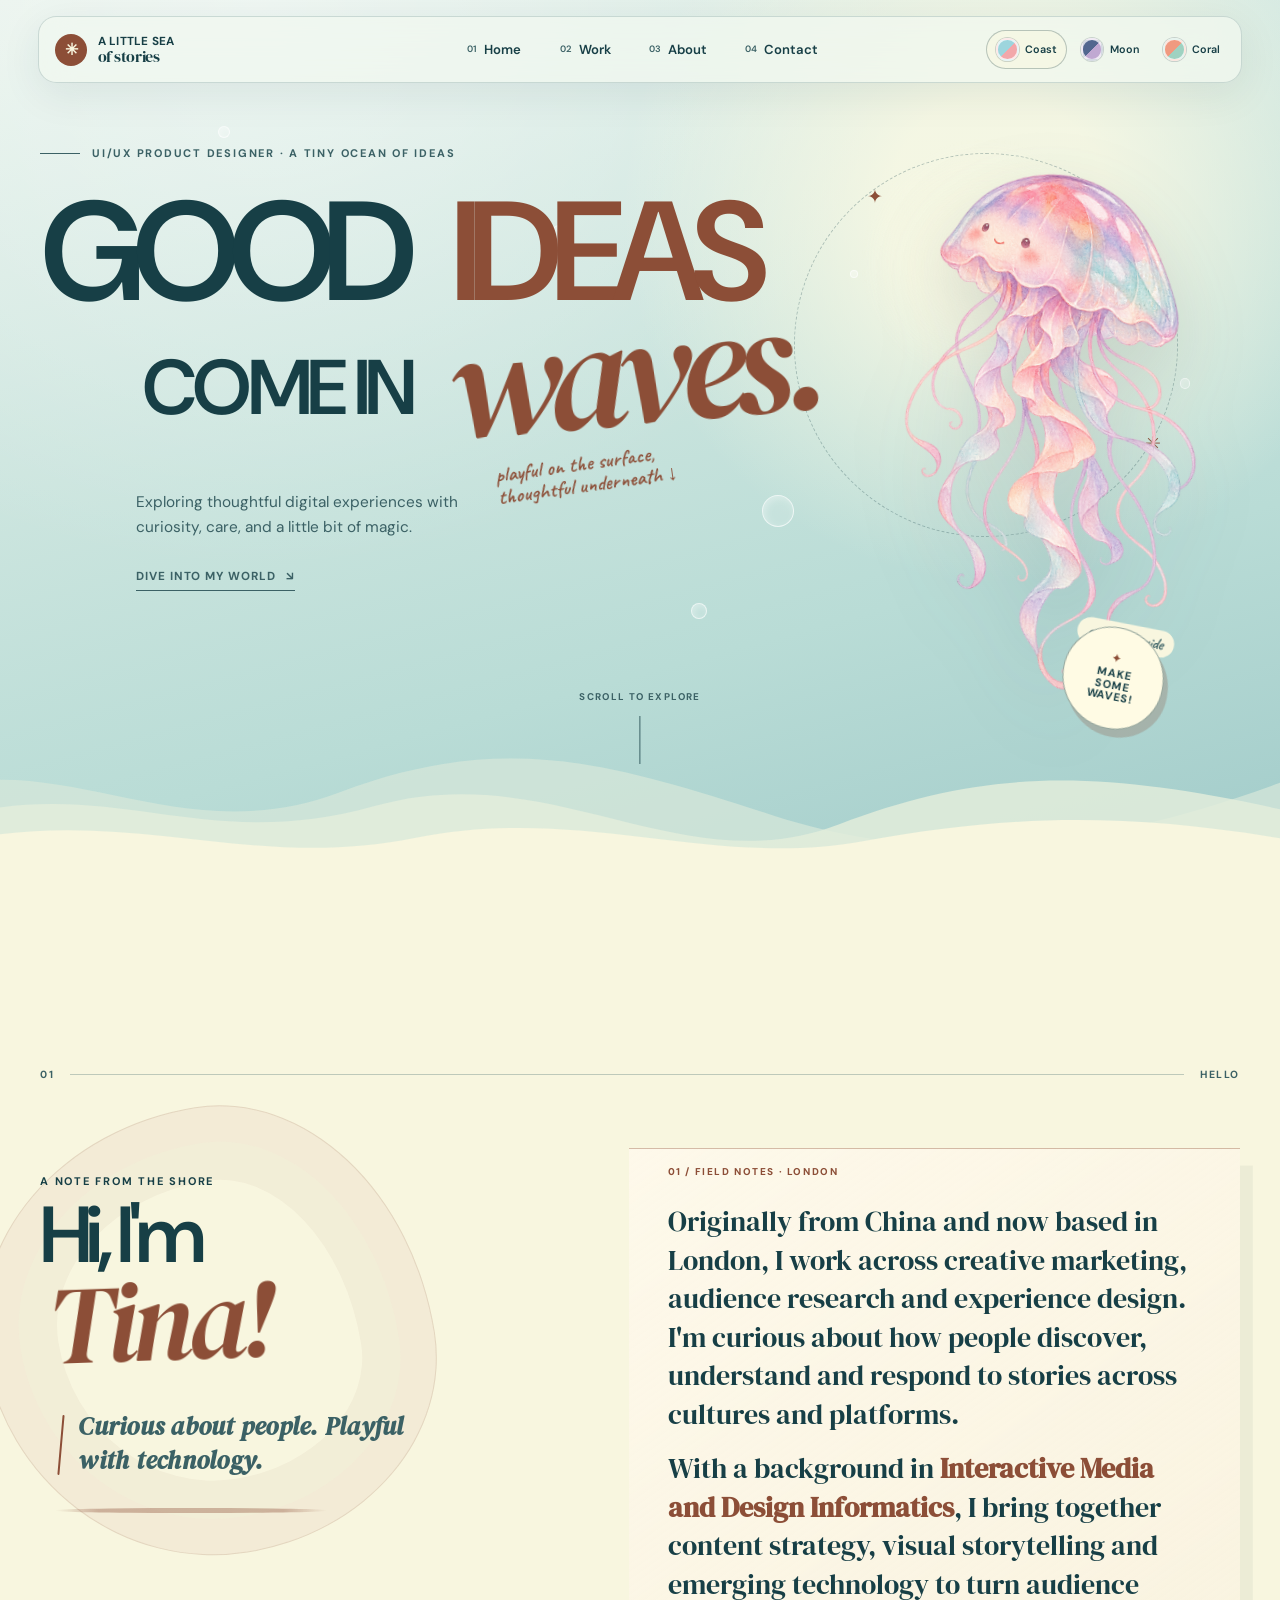
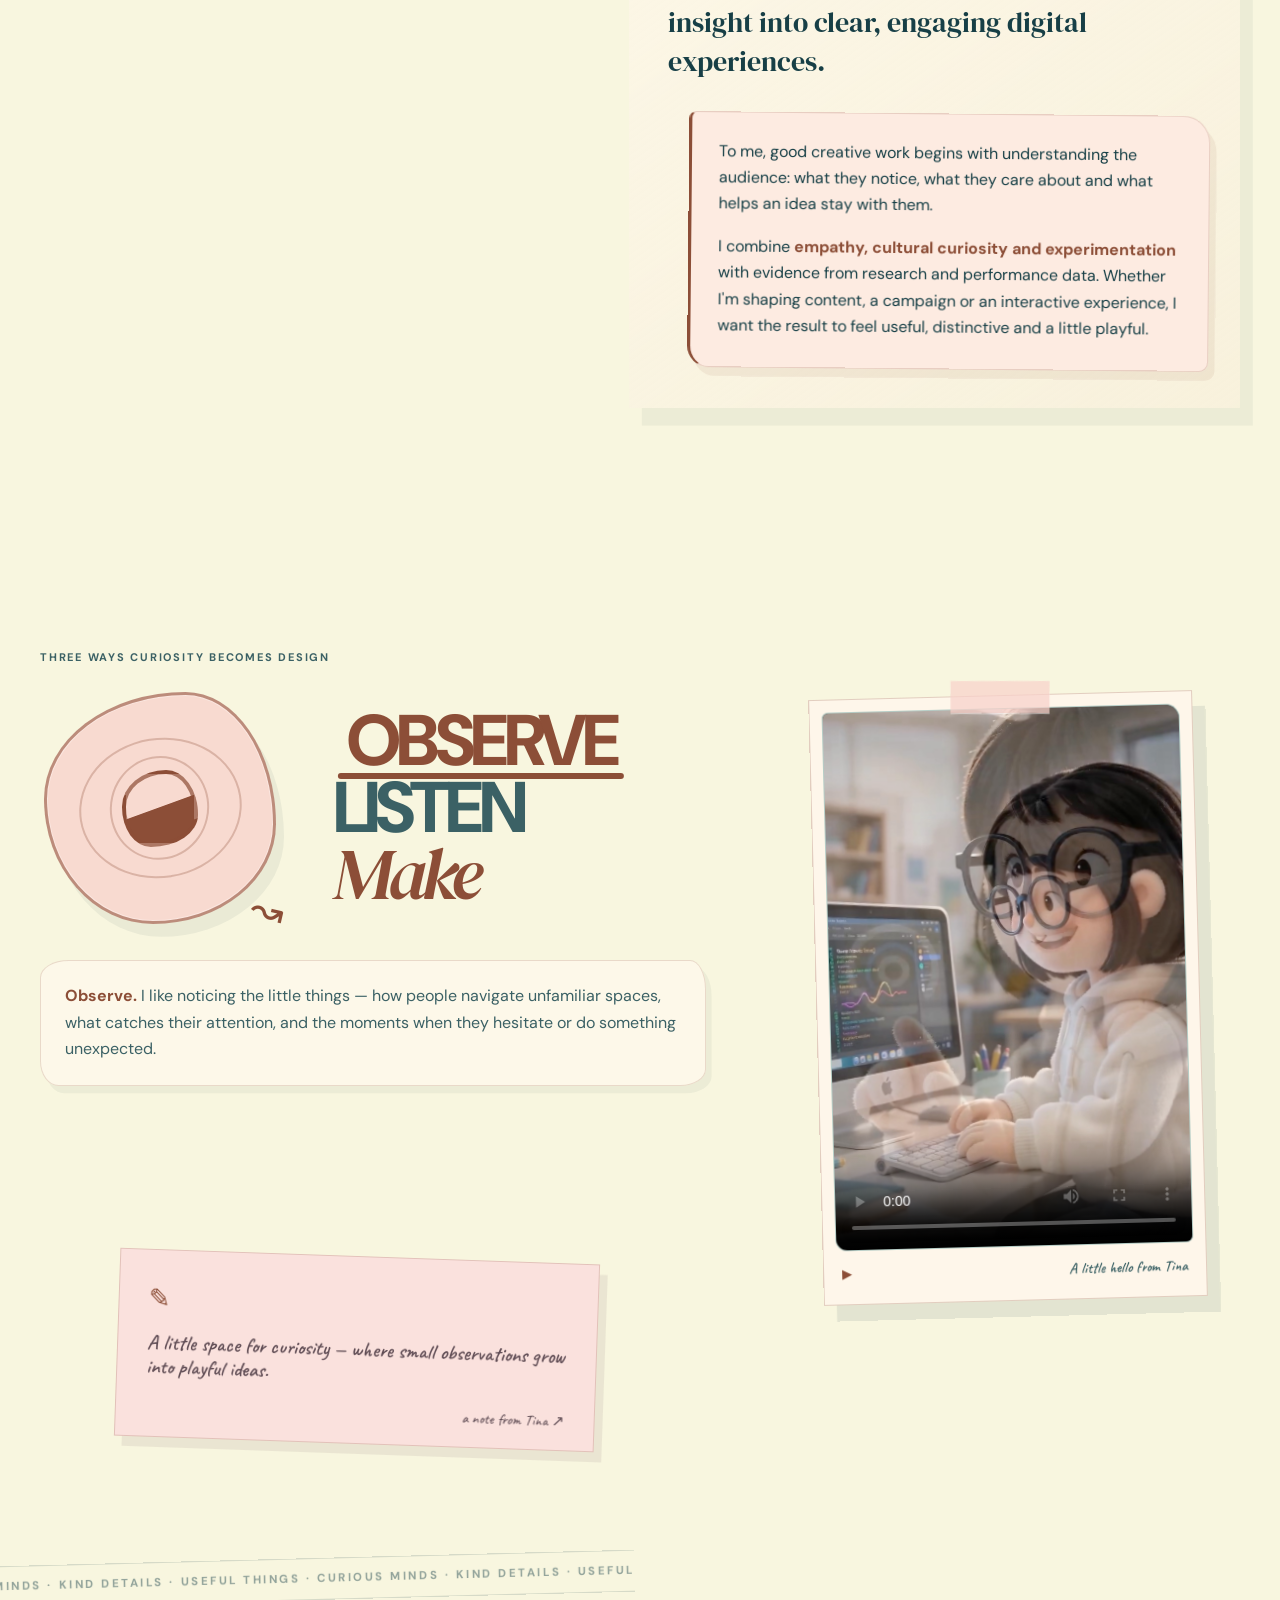
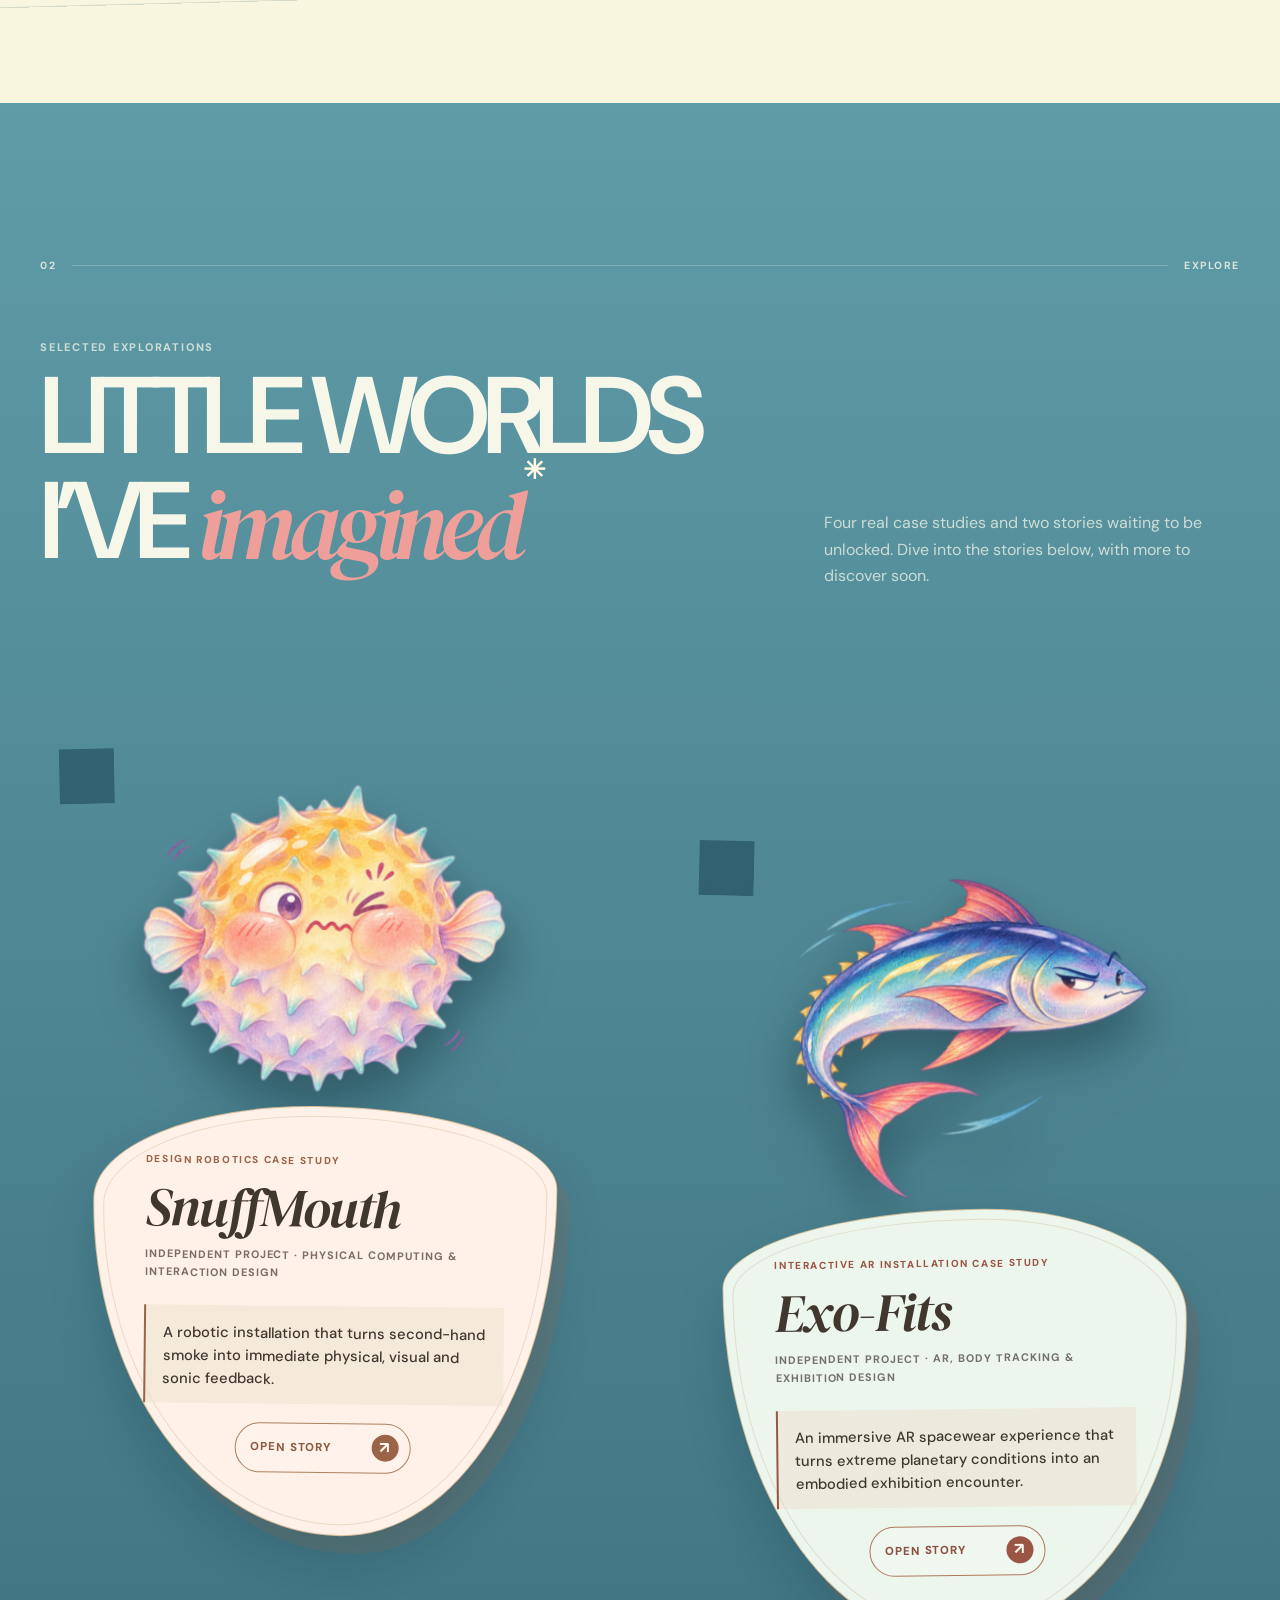
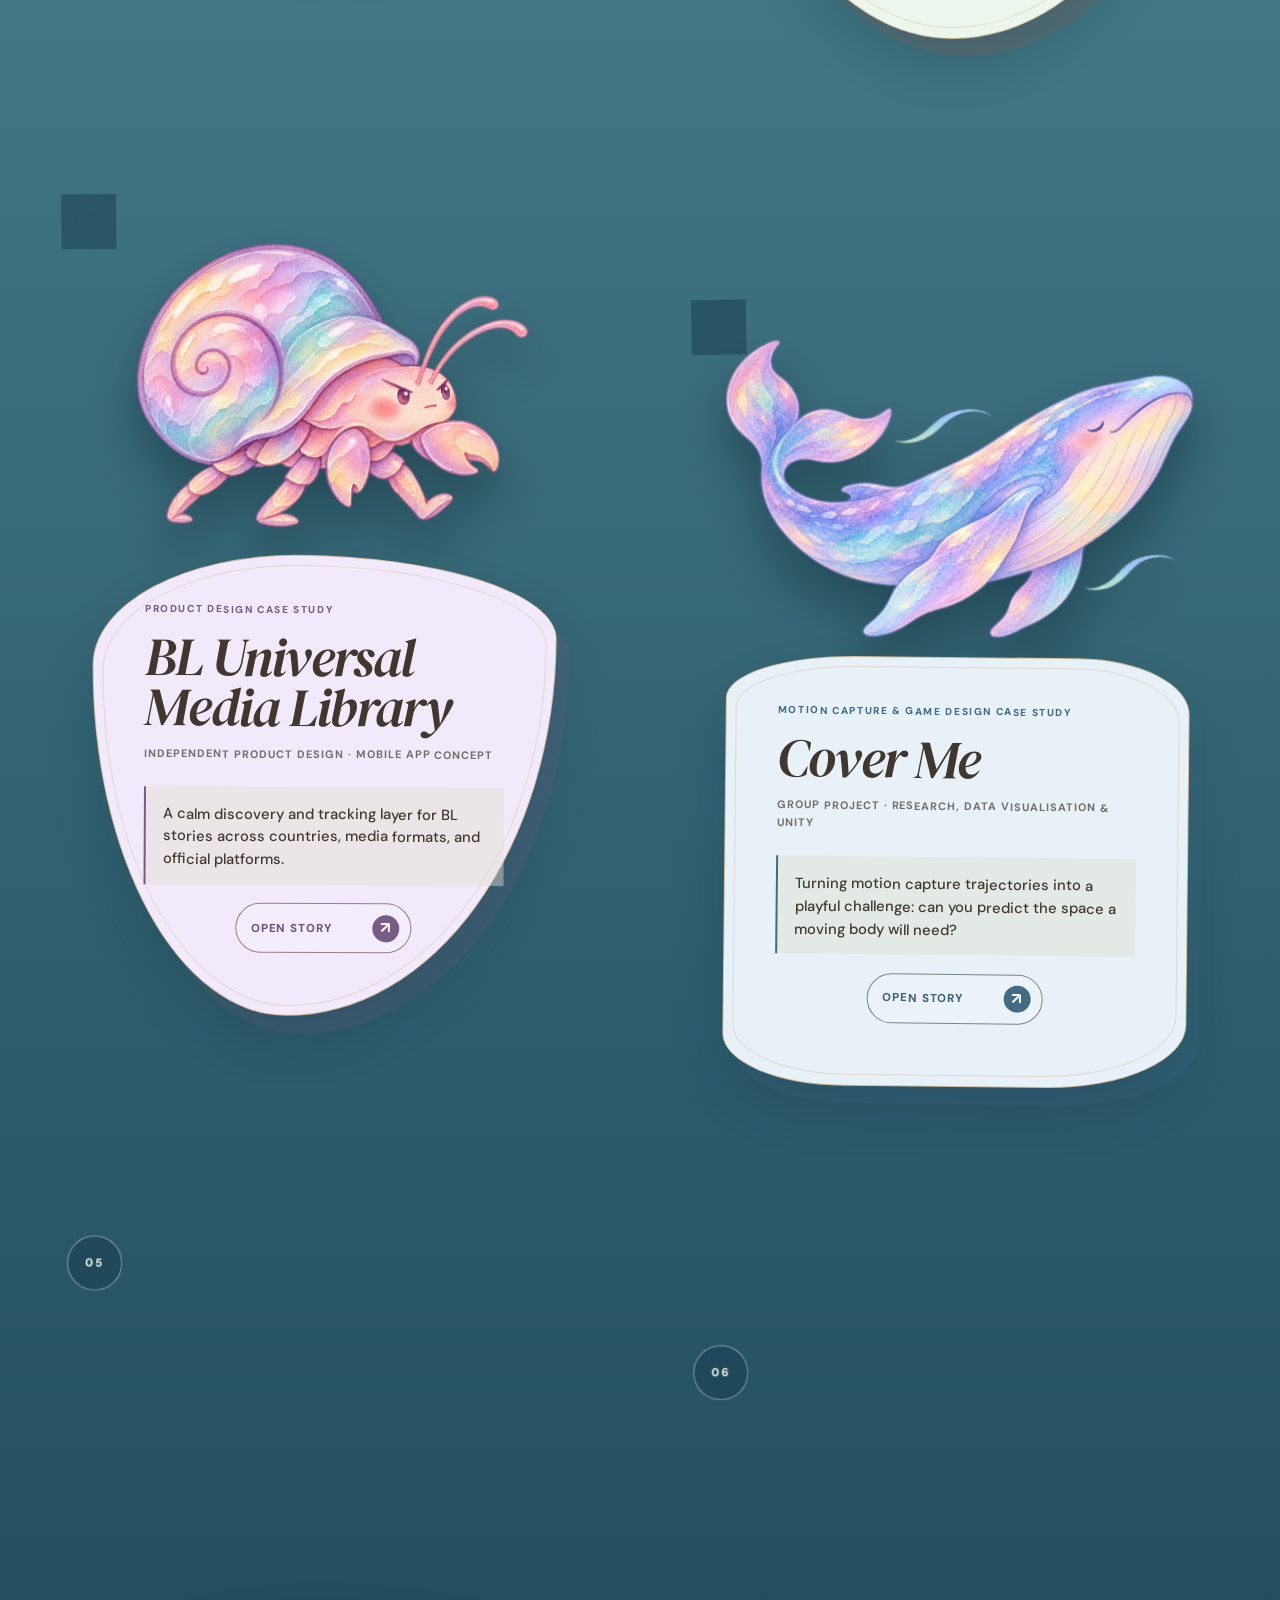
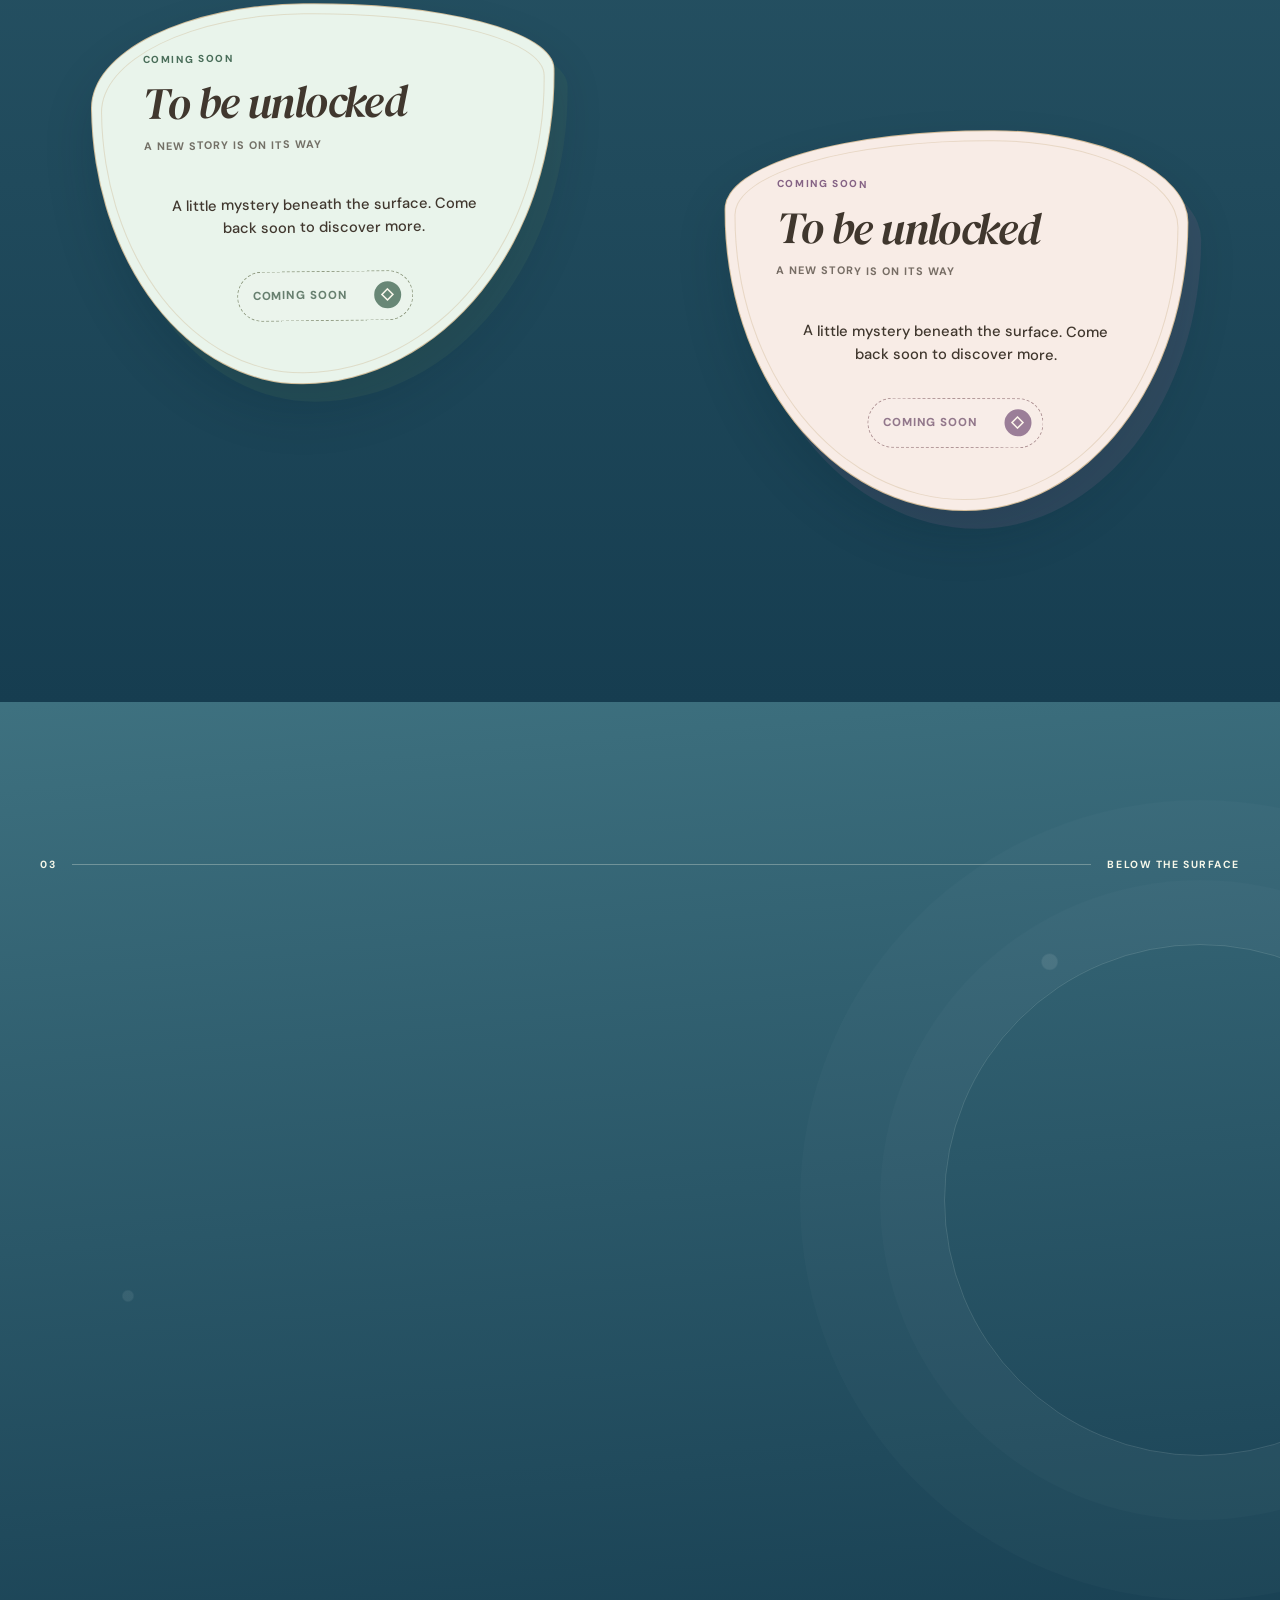
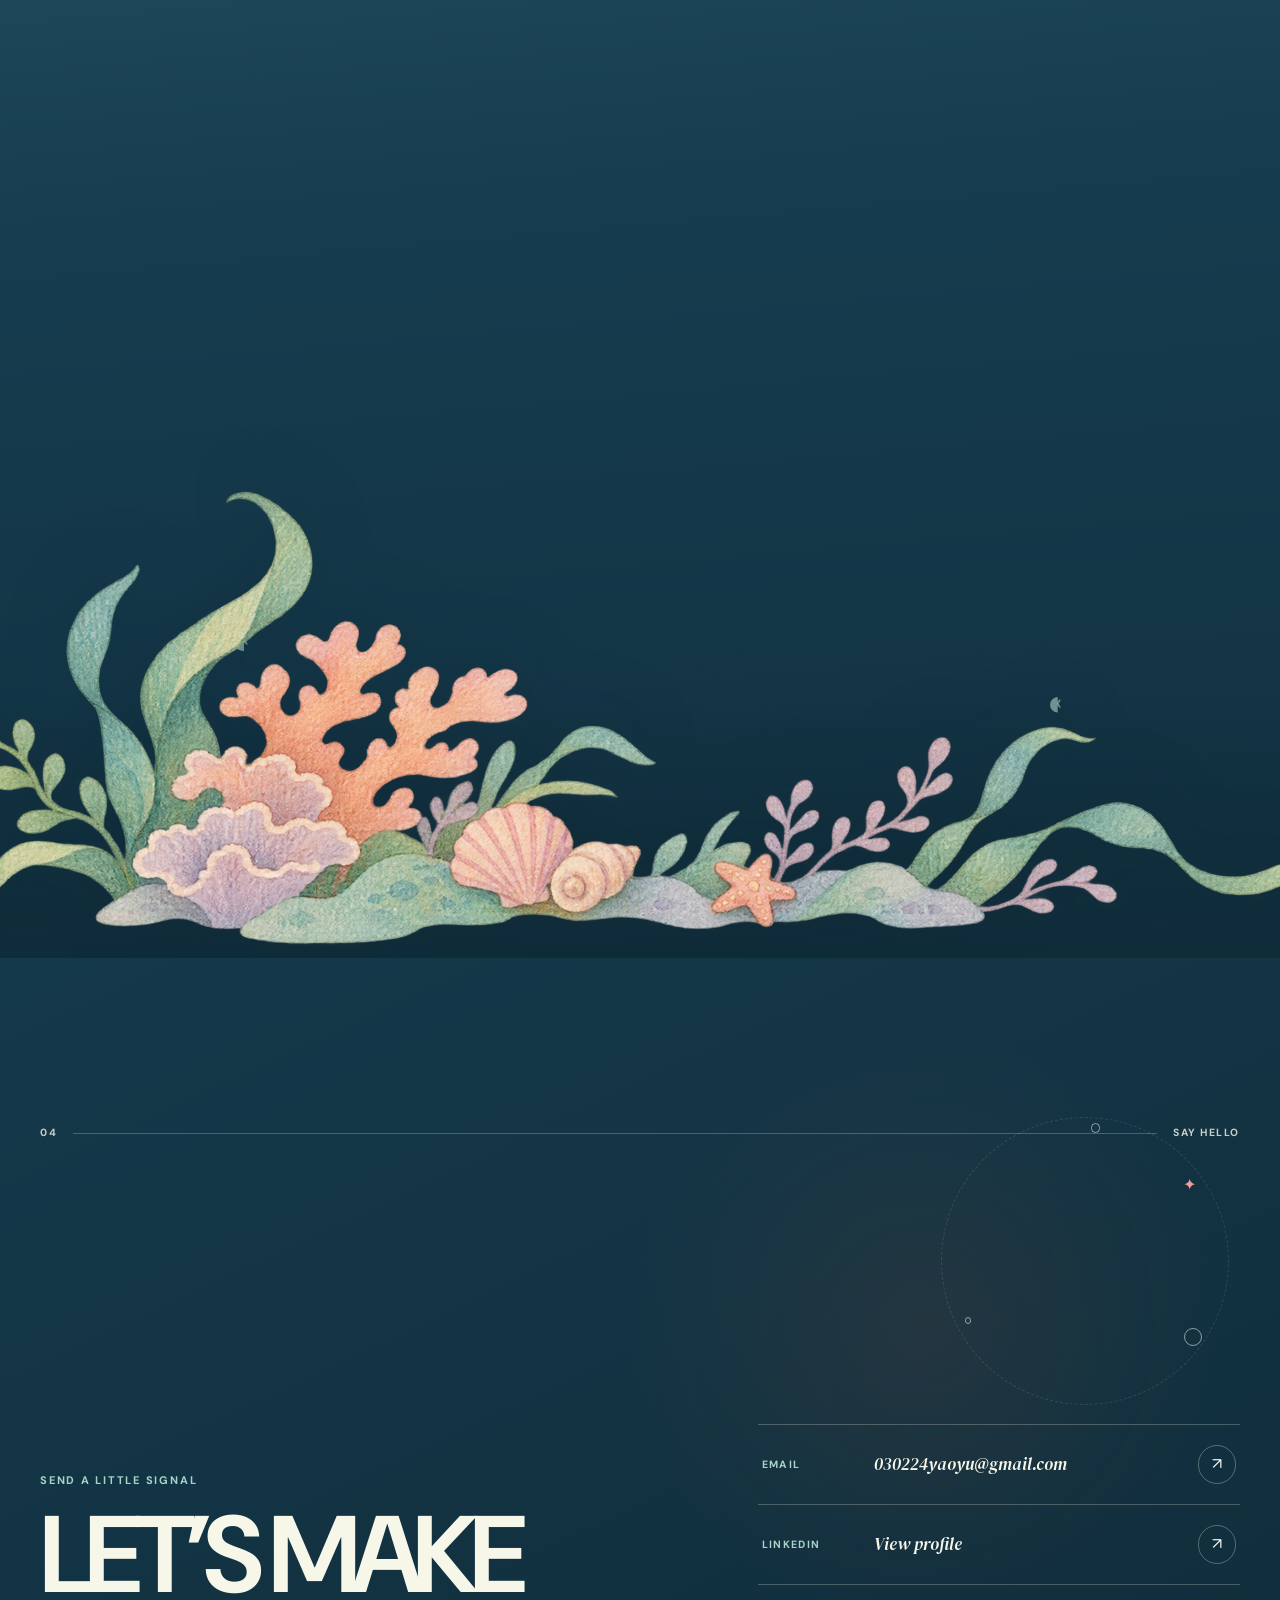
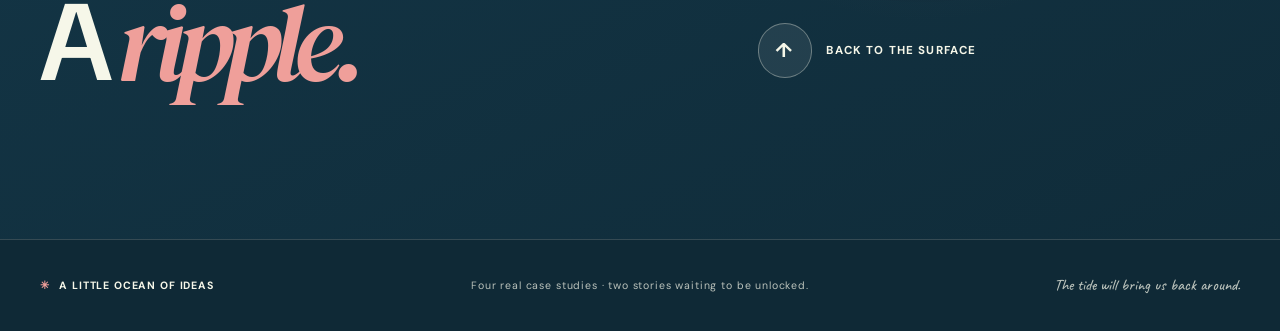
<file: index.html>
<!doctype html>
<html lang="en" data-theme="coast">
<head>
  <meta charset="utf-8">
  <meta name="viewport" content="width=device-width, initial-scale=1">
  <meta name="theme-color" content="#e7f2eb">
  <meta name="description" content="An ocean storybook portfolio featuring four real case studies and two stories waiting to be unlocked.">
  <title>Ocean Storybook · Design Portfolio</title>
  <link rel="icon" href="data:,">
  <link rel="preconnect" href="https://fonts.googleapis.com">
  <link rel="preconnect" href="https://fonts.gstatic.com" crossorigin>
  <link href="https://fonts.googleapis.com/css2?family=Caveat:wght@500;600&amp;family=DM+Sans:wght@400;500;600;700&amp;family=DM+Serif+Display:ital@0;1&amp;display=swap" rel="stylesheet">
  <link rel="stylesheet" href="assets/css/tokens.css?v=4">
  <link rel="stylesheet" href="assets/css/base.css?v=4">
  <link rel="stylesheet" href="assets/css/ocean.css?v=12">
  <link rel="stylesheet" href="assets/css/cards.css?v=10">
  <link rel="stylesheet" href="assets/css/storybook.css?v=19">
  <link rel="stylesheet" href="assets/css/sections.css?v=4">
  <link rel="stylesheet" href="assets/css/responsive.css?v=8">
  <script type="module" src="assets/js/app.js?v=38"></script>
</head>
<body>
  <a class="skip-link" href="#main-content">Skip to content</a>
  <div class="ocean-depth-wash" aria-hidden="true"></div>

  <header class="site-header" id="site-header">
    <div class="nav-inner">
      <a class="site-brand" href="#home" aria-label="A little sea of stories, home">
        <span class="brand-star" aria-hidden="true">✳︎</span>
        <span>A little sea<br><em>of stories</em></span>
      </a>

      <button class="menu-toggle" id="menu-toggle" type="button" aria-controls="main-nav" aria-expanded="false" hidden>
        <span class="menu-toggle-lines" aria-hidden="true"><i></i><i></i></span>
        <span>Menu</span>
      </button>

      <nav aria-label="Main navigation" id="main-nav">
        <a href="#home"><span>01</span> Home</a>
        <a href="#work"><span>02</span> Work</a>
        <a href="#about"><span>03</span> About</a>
        <a href="#contact"><span>04</span> Contact</a>
      </nav>

      <div class="theme-controls" role="group" aria-label="Color theme">
        <button class="theme-choice" type="button" data-theme-choice="coast" aria-pressed="true" title="Coast theme">
          <span class="theme-swatch swatch-coast" aria-hidden="true"></span><span class="theme-label">Coast</span>
        </button>
        <button class="theme-choice" type="button" data-theme-choice="moon" aria-pressed="false" title="Moon theme">
          <span class="theme-swatch swatch-moon" aria-hidden="true"></span><span class="theme-label">Moon</span>
        </button>
        <button class="theme-choice" type="button" data-theme-choice="coral" aria-pressed="false" title="Coral theme">
          <span class="theme-swatch swatch-coral" aria-hidden="true"></span><span class="theme-label">Coral</span>
        </button>
      </div>
    </div>
  </header>

  <main id="main-content" tabindex="-1">
    <section id="home" class="hero-section" aria-labelledby="hero-title" tabindex="-1">
      <div class="hero-sun" aria-hidden="true"></div>
      <div class="hero-bubbles" aria-hidden="true"><i></i><i></i><i></i><i></i><i></i><i></i></div>
      <div class="hero-orbit" aria-hidden="true"><span>✦︎</span><span>✳︎</span></div>

      <div id="hero-content" class="hero-content">
        <p class="eyebrow hero-eyebrow" data-reveal>UI/UX Product Designer <span aria-hidden="true">·</span> A tiny ocean of ideas</p>
        <h1 id="hero-title" class="hero-title" aria-label="Good ideas come in waves">
          <span class="hero-word hero-word-good">Good</span>
          <span class="hero-word hero-word-ideas">ideas</span>
          <span class="hero-word hero-word-come">come in</span>
          <em class="hero-word hero-word-waves">waves.</em>
        </h1>
        <div class="hero-copy" data-reveal>
          <p>Exploring thoughtful digital experiences with curiosity, care, and a little bit of magic.</p>
          <a class="explore-link" href="#intro">Dive into my world <span aria-hidden="true">↘︎</span></a>
        </div>
        <p class="hero-handnote" aria-hidden="true">playful on the surface,<br>thoughtful underneath ↓</p>
      </div>

      <figure class="hero-jelly-stage" aria-label="A gentle watercolor jellyfish drifts beside the introduction">
        <img src="assets/images/hero-jellyfish.png" width="1024" height="1536" alt="" decoding="async" fetchpriority="high">
        <figcaption>our little guide</figcaption>
      </figure>

      <div class="hero-sticker" aria-hidden="true"><span>✦︎</span> make<br>some<br>waves!</div>
      <a class="scroll-cue" href="#intro"><span>Scroll to explore</span><i aria-hidden="true"></i></a>

      <div class="wave-scene" aria-hidden="true">
        <svg class="wave wave-back" viewBox="0 0 1440 180" preserveAspectRatio="none"><path d="M0 85C150 24 275 138 451 78s292-24 452 22 323 38 537-34v114H0Z"/></svg>
        <svg class="wave wave-mid" viewBox="0 0 1440 180" preserveAspectRatio="none"><path d="M0 105c185-48 272 33 458-14s319 74 484 17 289-50 498-6v78H0Z"/></svg>
        <svg class="wave wave-front" viewBox="0 0 1440 180" preserveAspectRatio="none"><path d="M0 126c182-38 311 27 485-5s309 29 467 3 290-29 488 6v50H0Z"/></svg>
      </div>
    </section>

    <section id="intro" class="intro-section" aria-labelledby="intro-title">
      <div class="section-index" aria-hidden="true"><span>01</span><i></i><span>HELLO</span></div>
      <div class="intro-grid">
        <div class="intro-heading" data-reveal>
          <p class="eyebrow">A note from the shore</p>
          <h2 id="intro-title">Hi, I'm<br><em data-profile="displayName">Tina!</em></h2>
          <p class="intro-role"><em data-profile="role">Curious about people. Playful with technology.</em></p>
        </div>

        <div id="intro-content" class="intro-story" data-reveal>
          <div class="intro-copy-group intro-copy-group--background" data-profile-paragraphs="intro">
            <p>Originally from China and now based in London, I work across creative marketing, audience research and experience design. I'm curious about how people discover, understand and respond to stories across cultures and platforms.</p>
            <p>With a background in <strong>Interactive Media and Design Informatics</strong>, I bring together content strategy, visual storytelling and emerging technology to turn audience insight into clear, engaging digital experiences.</p>
          </div>
          <div class="intro-copy-group intro-copy-group--philosophy" data-profile-paragraphs="philosophy">
            <p>To me, good creative work begins with understanding the audience: what they notice, what they care about and what helps an idea stay with them.</p>
            <p>I combine <strong>empathy, cultural curiosity and experimentation</strong> with evidence from research and performance data. Whether I'm shaping content, a campaign or an interactive experience, I want the result to feel useful, distinctive and a little playful.</p>
          </div>
        </div>

        <div class="intro-exploration" data-reveal>
          <div class="intro-exploration-copy">
            <section id="intro-concepts" class="intro-concepts" data-active-concept="observe" aria-labelledby="intro-concepts-title">
              <p id="intro-concepts-title" class="eyebrow">Three ways curiosity becomes design</p>
              <div class="concept-stage">
                <div class="concept-visual" aria-hidden="true">
                  <span class="concept-blob"><i></i><i></i><b></b></span>
                  <span class="concept-doodle">↝</span>
                </div>
                <div class="concept-tabs" role="tablist" aria-label="Tina's design practice">
                  <button id="concept-tab-observe" class="concept-tab" type="button" role="tab" aria-selected="true" aria-controls="concept-panel-observe" data-concept-tab="observe">Observe</button>
                  <button id="concept-tab-listen" class="concept-tab" type="button" role="tab" aria-selected="false" aria-controls="concept-panel-listen" data-concept-tab="listen">Listen</button>
                  <button id="concept-tab-make" class="concept-tab concept-tab--make" type="button" role="tab" aria-selected="false" aria-controls="concept-panel-make" data-concept-tab="make">Make</button>
                </div>
              </div>
              <div class="concept-definitions" aria-live="polite">
                <article id="concept-panel-observe" class="concept-panel" role="tabpanel" aria-labelledby="concept-tab-observe" data-concept-panel="observe">
                  <p><strong>Observe.</strong> I like noticing the little things — how people navigate unfamiliar spaces, what catches their attention, and the moments when they hesitate or do something unexpected.</p>
                </article>
                <article id="concept-panel-listen" class="concept-panel" role="tabpanel" aria-labelledby="concept-tab-listen" data-concept-panel="listen">
                  <p><strong>Listen.</strong> I'm interested in the stories behind those behaviours. Understanding different perspectives often leads me to questions I wouldn't have thought to ask on my own.</p>
                </article>
                <article id="concept-panel-make" class="concept-panel" role="tabpanel" aria-labelledby="concept-tab-make" data-concept-panel="make">
                  <p><strong>Make.</strong> This is where curiosity turns into something tangible. I enjoy experimenting with interactive narratives, playful prototypes and technology that invites people to participate, make choices and discover things for themselves.</p>
                </article>
              </div>
            </section>

            <aside class="paper-note">
              <span aria-hidden="true">✎</span>
              <p data-profile="note">A little space for curiosity — where small observations grow into playful ideas.</p>
              <i aria-hidden="true">a note from Tina ↗︎</i>
            </aside>
          </div>

          <figure class="intro-video-card">
            <span class="intro-video-tape" aria-hidden="true"></span>
            <div class="intro-video-frame">
              <video id="intro-video" controls playsinline preload="metadata" poster="assets/images/tina-introduction-poster.jpg" width="720" height="1084" aria-label="Play Tina's introduction video">
                <source src="assets/media/tina-introduction.m4v" type="video/mp4">
                Your browser does not support embedded video.
              </video>
            </div>
            <figcaption><span aria-hidden="true">▶︎</span> A little hello from Tina</figcaption>
          </figure>
        </div>
      </div>
      <p class="intro-marquee" aria-hidden="true"><span>CURIOUS MINDS · KIND DETAILS · USEFUL THINGS · CURIOUS MINDS · KIND DETAILS · USEFUL THINGS ·</span></p>
    </section>

    <section id="work" class="work-section" aria-labelledby="work-title">
      <div class="section-index section-index-light" aria-hidden="true"><span>02</span><i></i><span>EXPLORE</span></div>
      <div class="work-heading" data-reveal>
        <p class="eyebrow">Selected explorations</p>
        <h2 id="work-title">Little worlds<br>I’ve <em>imagined</em><span aria-hidden="true">✳︎</span></h2>
        <p>Four real case studies and two stories waiting to be unlocked. Dive into the stories below, with more to discover soon.</p>
      </div>
      <div id="project-grid" class="project-grid" aria-live="polite"></div>
    </section>

    <section id="about" class="about-section" aria-labelledby="about-title">
      <div class="section-index section-index-light" aria-hidden="true"><span>03</span><i></i><span>BELOW THE SURFACE</span></div>
      <div class="about-layout">
        <div class="about-heading" data-reveal>
          <p class="eyebrow">A few fathoms deeper</p>
          <h2 id="about-title">My underwater<br><em>world.</em></h2>
          <p class="about-kicker">Where audience insight, creative storytelling and technology come together.</p>
        </div>

        <div id="about-content" class="about-copy" data-reveal>
          <p>My underwater world is where creative marketing, audience research and design technology meet. I enjoy finding patterns in how people behave, what captures their attention and how a complex idea can become a story people want to follow.</p>
          <p>I have worked across digital content, SEO, social and community engagement, accessibility research, visual design, interactive technology, physical computing, Arduino/C++ and digital fabrication. This range helps me move between strategy and making, collaborate across creative and technical teams, and carry an idea from insight to delivery.</p>
          <p>I am especially drawn to work that connects cultures, makes information more approachable and gives people an active role in the experience.</p>
        </div>

        <div class="about-lists" data-reveal>
          <section class="about-list" data-skill-group="creative-marketing" aria-labelledby="creative-marketing-title">
            <h3 id="creative-marketing-title"><span aria-hidden="true">✦︎</span> Creative &amp; Marketing</h3>
            <ul data-skill-items><li>Content Strategy &amp; Copywriting</li><li>Social Media &amp; Community</li><li>SEO &amp; Audience Growth</li><li>Digital Storytelling &amp; Campaign Support</li></ul>
          </section>
          <section class="about-list" data-skill-group="audience-strategy" aria-labelledby="audience-strategy-title">
            <h3 id="audience-strategy-title"><span aria-hidden="true">◌</span> Audience &amp; Strategy</h3>
            <ul data-skill-items><li>Audience &amp; Cultural Research</li><li>UX &amp; Usability Testing</li><li>Content Analytics &amp; Insight Reporting</li><li>Cross-cultural Communication</li></ul>
          </section>
          <section class="about-list" data-skill-group="design-technology" aria-labelledby="design-technology-title">
            <h3 id="design-technology-title"><span aria-hidden="true">✳︎</span> Design &amp; Technology</h3>
            <ul data-skill-items><li>Figma &amp; Adobe Creative Suite</li><li>Visual Content Production</li><li>Interactive Prototyping, Unity &amp; AR</li><li>Arduino, C++ &amp; Physical Computing</li><li>Digital Fabrication &amp; Prototyping</li><li>Python, SQL &amp; AI Workflows</li></ul>
          </section>
        </div>

        <div class="discoveries" role="group" aria-label="Small ocean discoveries" data-reveal>
          <div class="discovery discovery-shell">
            <button class="discovery-button" type="button" aria-expanded="false" aria-controls="shell-note">
              <span class="discovery-icon" aria-hidden="true">◒</span>
              <span>Listen to a shell</span>
              <span class="discovery-plus" aria-hidden="true">+</span>
            </button>
            <p class="discovery-note" id="shell-note" hidden>A pocket-sized reminder: listen before making.</p>
          </div>
          <div class="discovery discovery-star">
            <button class="discovery-button" type="button" aria-expanded="false" aria-controls="star-note">
              <span class="discovery-icon" aria-hidden="true">✦︎</span>
              <span>Turn over a star</span>
              <span class="discovery-plus" aria-hidden="true">+</span>
            </button>
            <p class="discovery-note" id="star-note" hidden>Curiosity belongs in the process, not just the polish.</p>
          </div>
        </div>
      </div>

      <div class="reef-scene" aria-hidden="true">
        <span class="reef-fish reef-fish-one">◖</span><span class="reef-fish reef-fish-two">◖</span>
        <span class="reef-bubble reef-bubble-one"></span><span class="reef-bubble reef-bubble-two"></span><span class="reef-bubble reef-bubble-three"></span>
        <img src="assets/images/reef-garden.png" width="2172" height="724" alt="" loading="lazy" decoding="async">
      </div>
    </section>

    <section id="contact" class="contact-section" aria-labelledby="contact-title">
      <div class="section-index section-index-light" aria-hidden="true"><span>04</span><i></i><span>SAY HELLO</span></div>
      <div class="contact-layout">
        <div class="contact-heading" data-reveal>
          <p class="eyebrow">Send a little signal</p>
          <h2 id="contact-title">Let’s make<br>a <em>ripple.</em></h2>
          <p id="contact-replacement-note" hidden>Contact details are awaiting replacement with your own email, LinkedIn, and résumé.</p>
        </div>
        <div class="contact-actions" data-reveal>
          <div id="contact-links" class="contact-links" aria-live="polite">
            <a class="contact-link" data-contact-kind="email" href="mailto:030224yaoyu@gmail.com">
              <span class="contact-link-label">Email</span>
              <span class="contact-link-detail">030224yaoyu@gmail.com</span>
              <span class="contact-link-arrow" aria-hidden="true">↗︎</span>
            </a>
            <a class="contact-link" data-contact-kind="linkedin" href="https://www.linkedin.com/in/yu-yao-221647179/">
              <span class="contact-link-label">LinkedIn</span>
              <span class="contact-link-detail">View profile</span>
              <span class="contact-link-arrow" aria-hidden="true">↗︎</span>
            </a>
          </div>
          <a class="back-to-surface" href="#home">
            <span class="surface-arrow" aria-hidden="true">↑</span>
            <span>Back to the surface</span>
          </a>
        </div>
      </div>
      <div class="contact-constellation" aria-hidden="true"><i></i><i></i><i></i><span>✦︎</span></div>
    </section>
  </main>

  <footer class="site-footer">
    <p><span aria-hidden="true">✳︎</span> A little ocean of ideas</p>
    <p>Four real case studies · two stories waiting to be unlocked.</p>
    <p aria-hidden="true">The tide will bring us back around.</p>
  </footer>
  <dialog id="storybook-dialog"></dialog>
  <svg class="svg-sprite" aria-hidden="true" xmlns="http://www.w3.org/2000/svg">
    <symbol id="icon-arrow" viewBox="0 0 24 24"><path d="M4 12h15m-6-6 6 6-6 6" fill="none" stroke="currentColor" stroke-width="1.5"/></symbol>
    <symbol id="icon-close" viewBox="0 0 24 24"><path d="m6 6 12 12M18 6 6 18" fill="none" stroke="currentColor" stroke-width="1.5"/></symbol>
    <symbol id="icon-diamond" viewBox="0 0 24 24"><path d="m12 2 10 10-10 10L2 12Z" fill="currentColor"/></symbol>
  </svg>
</body>
</html>
</file>
<file: assets/css/tokens.css>
:root {
  color-scheme: light;
  --font-display: 'DM Serif Display', Georgia, 'Times New Roman', serif;
  --font-body: 'DM Sans', 'Avenir Next', Avenir, 'Segoe UI', sans-serif;
  --font-note: Caveat, 'Bradley Hand', 'Segoe Print', cursive;
  --text-sm: .875rem;
  --text-body: 1rem;
  --text-title: clamp(2.5rem, 6vw, 6rem);
  --space-1: .25rem;
  --space-2: .5rem;
  --space-3: .75rem;
  --space-4: 1rem;
  --space-6: 1.5rem;
  --space-8: 2rem;
  --space-12: 3rem;
  --space-16: 4rem;
  --space-24: 6rem;
  --content-width: 75rem;
  --focus-width: 3px;
  --focus-offset: 4px;
  --focus-on-deep: #ffffff;
  --radius-small: .5rem;
  --radius-pill: 999px;
  --paper: #fff9ed;
  --paper-ink: #40372e;
  --paper-border: #c8ae83;
  --paper-shadow: 0 1.5rem 4rem rgb(24 48 53 / 20%);
  --ocean-progress: 0;
  --hero-drift: 0px;
  --pointer-x: 0px;
  --pointer-y: 0px;
}
:root, [data-theme="coast"] {
  --surface: #e7f2eb;
  --shallow-water: #b9dcd6;
  --mid-water: #5f9ca7;
  --deep-water: #163d50;
  --ink: #173f46;
  --ink-on-deep: #f6f7e9;
  --muted-ink: #3b6165;
  --accent: #8c4e37;
  --border: #64888a;
  --bubble: #f7fff9;
  --focus: #673c87;
  --sky-glow: #fffbe4;
  --foam: #f8f6df;
  --coral-pink: #ef9f9a;
  --shell-pink: #f8d1cb;
  --mint: #a8d4c7;
  --lavender: #c8b9d8;
  --nav-surface: rgb(241 248 240 / 76%);
  --card-surface: #f7f4e9;
  --intro-ink: #173f46;
  --intro-muted: #3b6165;
  --intro-accent: #8c4e37;
}
[data-theme="moon"] {
  color-scheme: dark;
  --surface: #222d4a;
  --shallow-water: #354364;
  --mid-water: #2e4566;
  --deep-water: #101b33;
  --ink: #f4f0e6;
  --ink-on-deep: #f4f0e6;
  --muted-ink: #c9ccdf;
  --accent: #edbb99;
  --border: #929ab8;
  --bubble: #d4d9f1;
  --focus: #f8d69a;
  --sky-glow: #f4dca0;
  --foam: #d6e1ed;
  --coral-pink: #d8a3c3;
  --shell-pink: #ddc5df;
  --mint: #91b8ba;
  --lavender: #a79ac6;
  --nav-surface: rgb(23 34 61 / 78%);
  --card-surface: #e8e1df;
  --intro-ink: #202d49;
  --intro-muted: #46546f;
  --intro-accent: #714652;
}
[data-theme="coral"] {
  --surface: #fff0e7;
  --shallow-water: #f1c6b5;
  --mid-water: #ba8588;
  --deep-water: #4c394e;
  --ink: #593b43;
  --ink-on-deep: #fff3e7;
  --muted-ink: #745158;
  --accent: #913e33;
  --border: #a46a64;
  --bubble: #fff6ec;
  --focus: #4d4c9e;
  --sky-glow: #fff5cb;
  --foam: #fff4df;
  --coral-pink: #ee8c79;
  --shell-pink: #f6c2b2;
  --mint: #9dcec0;
  --lavender: #d3b7d1;
  --nav-surface: rgb(255 241 231 / 80%);
  --card-surface: #fff8ec;
  --intro-ink: #593b43;
  --intro-muted: #745158;
  --intro-accent: #913e33;
}
</file>
<file: assets/css/base.css>
*, *::before, *::after { box-sizing: border-box; }

html {
  scroll-behavior: smooth;
  scroll-padding-top: 6.75rem;
  background: var(--deep-water);
}

body {
  min-width: 20rem;
  margin: 0;
  overflow-x: clip;
  background: var(--surface);
  color: var(--ink);
  font: var(--text-body)/1.65 var(--font-body);
  text-rendering: optimizeLegibility;
  transition: background-color .45s ease, color .45s ease;
}

button, input, textarea, select { font: inherit; }
button, a { -webkit-tap-highlight-color: transparent; }
button { -webkit-appearance: none; appearance: none; cursor: pointer; color: inherit; }
button:disabled { cursor: default; }
a { color: inherit; text-underline-offset: .2em; }
:focus-visible { outline: var(--focus-width) solid var(--focus); outline-offset: var(--focus-offset); }
img, svg { max-width: 100%; }
img { display: block; height: auto; }
h1, h2, h3, p { margin-top: 0; }
h1, h2, h3 { line-height: 1.05; text-wrap: balance; }
h1 { font-size: var(--text-title); font-weight: 600; letter-spacing: -.055em; }
h1 em, h2, h3 { font-family: var(--font-display); }
h2 { font-size: clamp(2.75rem, 6vw, 5.75rem); font-weight: 400; letter-spacing: -.045em; }
p { max-width: 65ch; }
section { position: relative; padding: var(--space-24) max(var(--space-6), calc((100vw - var(--content-width)) / 2)); }
[hidden] { display: none !important; }

.skip-link {
  position: fixed;
  top: var(--space-4);
  left: var(--space-4);
  z-index: 1100;
  padding: .75rem 1rem;
  border: 1px solid var(--paper-border);
  border-radius: var(--radius-pill);
  background: var(--paper);
  color: var(--paper-ink);
  transform: translateY(-200%);
  transition: transform .2s ease;
}
.skip-link:focus { transform: translateY(0); }

.site-header {
  position: fixed;
  inset: 0 0 auto;
  z-index: 900;
  padding: 1rem clamp(1rem, 3vw, 2.5rem);
  color: var(--ink);
  transition: padding .3s ease, color .3s ease;
}

.nav-inner {
  width: min(100%, 91rem);
  min-height: 4.2rem;
  margin-inline: auto;
  padding: .55rem .65rem .55rem 1rem;
  display: grid;
  grid-template-columns: minmax(10rem, 1fr) auto minmax(10rem, 1fr);
  align-items: center;
  gap: 1rem;
  border: 1px solid color-mix(in srgb, var(--border) 28%, transparent);
  border-radius: 1.15rem;
  background: var(--nav-surface);
  box-shadow: 0 .7rem 2.5rem rgb(15 52 60 / 8%);
  backdrop-filter: blur(16px) saturate(115%);
  -webkit-backdrop-filter: blur(16px) saturate(115%);
  transition: min-height .3s ease, border-radius .3s ease, background-color .4s ease;
}

.site-header.is-compact { padding-top: .55rem; }
.site-header.is-compact .nav-inner { min-height: 3.5rem; border-radius: 999px; }
.site-header.is-deep { --focus: var(--focus-on-deep); color: var(--ink-on-deep); }
.site-header.is-deep .nav-inner { background: color-mix(in srgb, var(--deep-water) 78%, transparent); border-color: rgb(255 255 255 / 18%); }

.site-brand {
  width: max-content;
  display: inline-flex;
  align-items: center;
  gap: .65rem;
  text-decoration: none;
  font-size: .73rem;
  font-weight: 700;
  line-height: 1.1;
  letter-spacing: .02em;
  text-transform: uppercase;
}
.site-brand em { font: 1rem/1 var(--font-display); text-transform: none; letter-spacing: -.02em; }
.brand-star { display: grid; place-items: center; width: 2rem; height: 2rem; border-radius: 50%; background: var(--accent); color: var(--foam); font-size: 1rem; }

.site-header nav { display: flex; align-items: center; justify-content: center; gap: clamp(1.2rem, 3vw, 3rem); }
.site-header nav a { position: relative; text-decoration: none; font-size: .82rem; font-weight: 600; }
.site-header nav a span { margin-right: .25rem; color: var(--muted-ink); font-size: .58rem; vertical-align: .18em; }
.site-header nav a::after { content: ""; position: absolute; left: 0; right: 0; bottom: -.35rem; height: 1px; background: currentColor; transform: scaleX(0); transform-origin: right; transition: transform .25s ease; }
.site-header nav a:hover::after, .site-header nav a:focus-visible::after { transform: scaleX(1); transform-origin: left; }

.theme-controls { justify-self: end; display: flex; align-items: center; gap: .25rem; }
.theme-choice { display: inline-flex; align-items: center; gap: .4rem; min-height: 2.45rem; padding: .3rem .55rem; border: 1px solid transparent; border-radius: var(--radius-pill); background: transparent; font-size: .67rem; font-weight: 600; transition: background .2s ease, transform .2s ease, border-color .2s ease; }
.theme-choice:hover { transform: translateY(-2px); }
.theme-choice[aria-pressed="true"] { border-color: color-mix(in srgb, currentColor 28%, transparent); background: color-mix(in srgb, var(--foam) 55%, transparent); color: var(--ink); }
.theme-swatch { display: block; width: 1.42rem; aspect-ratio: 1; border: 2px solid rgb(255 255 255 / 75%); border-radius: 50%; box-shadow: 0 0 0 1px rgb(24 48 55 / 18%); }
.swatch-coast { background: linear-gradient(135deg, #9dd5dd 50%, #f2a7aa 50%); }
.swatch-moon { background: linear-gradient(135deg, #52678f 50%, #c0a8d2 50%); }
.swatch-coral { background: linear-gradient(135deg, #f09a80 50%, #9fd2c1 50%); }

.menu-toggle { display: none; justify-self: center; align-items: center; gap: .45rem; padding: .55rem .8rem; border: 1px solid color-mix(in srgb, currentColor 22%, transparent); border-radius: var(--radius-pill); background: transparent; font-size: .75rem; }
.menu-toggle-lines { width: 1rem; display: grid; gap: .25rem; }
.menu-toggle-lines i { display: block; height: 1px; background: currentColor; transition: transform .25s ease; }
.menu-open .menu-toggle-lines i:first-child { transform: translateY(.125rem) rotate(45deg); }
.menu-open .menu-toggle-lines i:last-child { transform: translateY(-.125rem) rotate(-45deg); }

.eyebrow { font-size: .69rem; font-weight: 700; letter-spacing: .16em; text-transform: uppercase; }
.section-index { width: min(100%, var(--content-width)); margin: 0 auto 4rem; display: grid; grid-template-columns: auto minmax(2rem, 1fr) auto; align-items: center; gap: 1rem; color: var(--muted-ink); font-size: .65rem; font-weight: 700; letter-spacing: .15em; }
.section-index i { height: 1px; background: currentColor; opacity: .3; }
.section-index-light { color: var(--ink-on-deep); opacity: .8; }

.svg-sprite { position: absolute; width: 0; height: 0; overflow: hidden; }
.ocean-depth-wash { position: fixed; inset: 0; z-index: -1; pointer-events: none; background: linear-gradient(160deg, var(--mid-water), var(--deep-water)); opacity: calc(var(--ocean-progress) * .28); transition: background .45s ease; }

footer { padding: var(--space-8) max(var(--space-6), calc((100vw - var(--content-width)) / 2)); background: var(--deep-water); color: var(--ink-on-deep); }

.reveal-pending { opacity: 0; transform: translateY(1.5rem); }
.is-visible { opacity: 1; transform: none; transition: opacity .8s ease, transform .8s cubic-bezier(.2,.7,.2,1); }

@media (max-width: 760px) {
  html { scroll-padding-top: 5.5rem; }
  .site-header { padding: .65rem; }
  .nav-inner { grid-template-columns: 1fr auto auto; min-height: 3.8rem; padding-left: .8rem; gap: .4rem; }
  .site-header.nav-enhanced .menu-toggle { display: inline-flex; }
  .site-header.nav-enhanced nav { position: absolute; top: calc(100% + .5rem); left: .65rem; right: .65rem; display: grid; gap: 0; padding: .55rem; border: 1px solid color-mix(in srgb, var(--border) 30%, transparent); border-radius: 1rem; background: var(--nav-surface); box-shadow: 0 1rem 2.5rem rgb(9 35 43 / 16%); backdrop-filter: blur(16px); opacity: 0; visibility: hidden; transform: translateY(-.5rem); transition: opacity .2s ease, transform .2s ease, visibility .2s; }
  .site-header.nav-enhanced.menu-open nav { opacity: 1; visibility: visible; transform: none; }
  .site-header nav a { padding: .8rem .7rem; border-bottom: 1px solid color-mix(in srgb, currentColor 12%, transparent); }
  .site-header nav a:last-child { border-bottom: 0; }
  .theme-label { position: absolute; width: 1px; height: 1px; padding: 0; margin: -1px; overflow: hidden; clip: rect(0 0 0 0); white-space: nowrap; border: 0; }
  .theme-choice { padding: .25rem; }
  .theme-choice[aria-pressed="true"] { border-color: currentColor; }
  .site-brand { font-size: .62rem; }
  .site-brand em { font-size: .85rem; }
  .brand-star { width: 1.7rem; height: 1.7rem; }
}

@media (max-width: 420px) {
  .nav-inner { grid-template-columns: 1fr auto; }
  .menu-toggle { justify-self: end; }
  .theme-controls { position: absolute; top: calc(100% + .55rem); right: .3rem; padding: .22rem; border-radius: var(--radius-pill); background: var(--nav-surface); box-shadow: 0 .5rem 1.5rem rgb(10 35 40 / 12%); }
}

@media (prefers-reduced-motion: reduce) {
  html { scroll-behavior: auto; }
  *, *::before, *::after { scroll-behavior: auto !important; animation-duration: .01ms !important; animation-iteration-count: 1 !important; transition-duration: .01ms !important; }
  .reveal-pending, .is-visible { opacity: 1; transform: none; }
}
</file>
<file: assets/css/ocean.css>
.hero-section {
  min-height: 100svh;
  padding-top: clamp(9rem, 14vh, 11rem);
  padding-bottom: clamp(11rem, 19vh, 15rem);
  overflow: hidden;
  isolation: isolate;
  background:
    radial-gradient(circle at 78% 23%, color-mix(in srgb, var(--sky-glow) 76%, transparent) 0 9%, transparent 31%),
    radial-gradient(ellipse at 20% 0%, rgb(255 255 255 / 42%), transparent 45%),
    linear-gradient(165deg, var(--surface) 0%, var(--shallow-water) 68%, color-mix(in srgb, var(--shallow-water) 72%, var(--mid-water)) 100%);
  transition: background .45s ease;
}

.hero-content { position: relative; z-index: 5; width: min(100%, var(--content-width)); margin-inline: auto; }
.hero-eyebrow { margin: 0 0 clamp(1.75rem, 4vh, 3.5rem); color: var(--muted-ink); }
.hero-eyebrow::before { content: ""; display: inline-block; width: 2.5rem; height: 1px; margin-right: .75rem; background: currentColor; vertical-align: .25em; }

.hero-title {
  width: min(73rem, 84vw);
  margin: 0;
  display: grid;
  grid-template-columns: max-content max-content;
  grid-template-areas: "good ideas" "come waves";
  align-items: end;
  column-gap: clamp(1rem, 3vw, 3.4rem);
  font: 600 clamp(4.7rem, 11vw, 10.8rem)/.77 var(--font-body);
  letter-spacing: -.09em;
  text-transform: uppercase;
}
.hero-word { display: block; will-change: transform; transition: color .35s ease, letter-spacing .45s ease, transform .22s ease-out; }
.hero-word-good { grid-area: good; transform: translate3d(calc(var(--pointer-x) * -.25), calc(var(--hero-drift) * -.5), 0); }
.hero-word-ideas { grid-area: ideas; color: var(--accent); transform: translate3d(calc(var(--pointer-x) * .3), calc(var(--hero-drift) * -.28), 0); }
.hero-word-come { grid-area: come; margin-left: clamp(1rem, 8vw, 9rem); font-size: .55em; letter-spacing: -.06em; transform: translate3d(calc(var(--pointer-x) * -.15), calc(var(--hero-drift) * -.72), 0); }
.hero-word-waves { grid-area: waves; margin: .08em 0 -.08em -.04em; color: var(--accent); font: italic 400 1.05em/.75 var(--font-display); text-transform: none; letter-spacing: -.075em; transform: translate3d(calc(var(--pointer-x) * .4), calc(var(--pointer-y) * .35 + var(--hero-drift) * -.42), 0) rotate(-5deg); }
.hero-title:hover .hero-word-ideas { letter-spacing: -.055em; }
.hero-title:hover .hero-word-waves { transform: translate3d(calc(var(--pointer-x) * .4 + 8px), calc(var(--pointer-y) * .35 + var(--hero-drift) * -.42), 0) rotate(-1deg); }

.hero-copy { width: min(23rem, 80%); margin: clamp(3rem, 8vh, 6rem) 0 0 8%; color: var(--muted-ink); font-size: clamp(.87rem, 1.2vw, 1.02rem); }
.hero-copy p { margin-bottom: 1.4rem; }
.explore-link { display: inline-flex; align-items: center; gap: .65rem; padding-bottom: .25rem; border-bottom: 1px solid currentColor; text-decoration: none; font-size: .73rem; font-weight: 700; letter-spacing: .08em; text-transform: uppercase; }
.explore-link span { transition: transform .25s ease; }
.explore-link:hover span { transform: translate(.25rem, .25rem); }
.hero-handnote { position: absolute; top: 69%; left: 38%; margin: 0; color: var(--accent); font: 600 clamp(1rem, 1.65vw, 1.35rem)/1.05 var(--font-note); transform: rotate(-8deg); }

.hero-jelly-stage {
  position: absolute;
  z-index: 4;
  top: clamp(9rem, 18vh, 13rem);
  right: clamp(-3.5rem, 4vw, 5rem);
  width: clamp(17rem, 28vw, 31rem);
  margin: 0;
  transform: translate3d(calc(var(--pointer-x) * .62), calc(var(--pointer-y) * .62 + var(--hero-drift) * -.18), 0) rotate(4deg);
  transition: transform .2s ease-out;
  pointer-events: none;
}
.hero-jelly-stage img { width: 100%; transform: scaleX(-1); filter: drop-shadow(0 1.8rem 2.2rem rgb(37 69 83 / 17%)); animation: jelly-breathe 6.5s ease-in-out infinite; }
.hero-jelly-stage figcaption { position: absolute; right: 2.5rem; bottom: 10%; padding: .2rem .65rem; border-radius: var(--radius-pill); background: var(--foam); color: var(--muted-ink); font: 600 1.02rem var(--font-note); transform: rotate(7deg); }

.hero-sticker { position: absolute; z-index: 6; right: clamp(2rem, 9vw, 9rem); bottom: clamp(9rem, 19vh, 13rem); width: clamp(5.8rem, 8vw, 7.4rem); aspect-ratio: 1; display: grid; place-items: center; align-content: center; border: 1px solid color-mix(in srgb, var(--ink) 45%, transparent); border-radius: 48% 52% 47% 53%; background: var(--sky-glow); color: var(--ink); box-shadow: .35rem .45rem 0 color-mix(in srgb, var(--accent) 24%, transparent); font-size: .69rem; font-weight: 700; line-height: 1.05; letter-spacing: .08em; text-align: center; text-transform: uppercase; transform: rotate(11deg); animation: sticker-rock 5s ease-in-out infinite; }
.hero-sticker span { display: block; margin-bottom: .2rem; color: var(--accent); }
.scroll-cue { position: absolute; z-index: 7; left: 50%; bottom: 8.5rem; display: flex; flex-direction: column; align-items: center; gap: .7rem; color: var(--muted-ink); text-decoration: none; font-size: .61rem; font-weight: 700; letter-spacing: .14em; text-transform: uppercase; transform: translateX(-50%); }
.scroll-cue i { display: block; width: 1px; height: 3rem; background: currentColor; transform-origin: top; animation: scroll-line 2.2s ease-in-out infinite; }

.hero-sun { position: absolute; z-index: 0; top: 15%; right: 13%; width: clamp(10rem, 20vw, 18rem); aspect-ratio: 1; border-radius: 50%; background: radial-gradient(circle, color-mix(in srgb, var(--sky-glow) 88%, transparent), transparent 68%); filter: blur(3px); opacity: .8; }
.hero-orbit { position: absolute; z-index: 1; top: 17%; right: 8%; width: clamp(16rem, 30vw, 31rem); aspect-ratio: 1; border: 1px dashed color-mix(in srgb, var(--muted-ink) 34%, transparent); border-radius: 50%; animation: slow-spin 42s linear infinite; }
.hero-orbit span { position: absolute; color: var(--accent); font-size: 1.2rem; }
.hero-orbit span:first-child { top: 7%; left: 19%; }
.hero-orbit span:last-child { right: 4%; bottom: 20%; }
.hero-bubbles i { position: absolute; z-index: 2; border: 1px solid rgb(255 255 255 / 68%); border-radius: 50%; background: rgb(255 255 255 / 12%); box-shadow: inset .15rem .15rem .4rem rgb(255 255 255 / 30%); animation: bubble-drift 7s ease-in-out infinite; }
.hero-bubbles i:nth-child(1) { top: 25%; left: 43%; width: 1.2rem; height: 1.2rem; }
.hero-bubbles i:nth-child(2) { top: 55%; right: 38%; width: 2rem; height: 2rem; animation-delay: -2s; }
.hero-bubbles i:nth-child(3) { top: 14%; left: 17%; width: .75rem; height: .75rem; animation-delay: -4s; }
.hero-bubbles i:nth-child(4) { top: 67%; left: 54%; width: 1rem; height: 1rem; animation-delay: -1s; }
.hero-bubbles i:nth-child(5) { top: 42%; right: 7%; width: .68rem; height: .68rem; animation-delay: -3s; }
.hero-bubbles i:nth-child(6) { top: 30%; right: 33%; width: .5rem; height: .5rem; animation-delay: -5s; }

.wave-scene { position: absolute; z-index: 3; inset: auto -4% -1px; height: clamp(8rem, 15vw, 12.5rem); pointer-events: none; }
.wave { position: absolute; inset: auto 0 0; width: 108%; height: 100%; transform-origin: center bottom; }
.wave path { transition: fill .45s ease; }
.wave-back { left: -3%; animation: wave-sway 10s ease-in-out infinite; }
.wave-back path { fill: color-mix(in srgb, var(--foam) 48%, var(--shallow-water)); opacity: .72; }
.wave-mid { left: -1%; animation: wave-sway 8s ease-in-out infinite reverse; }
.wave-mid path { fill: color-mix(in srgb, var(--foam) 70%, var(--shallow-water)); opacity: .82; }
.wave-front path { fill: var(--foam); }

.intro-section { z-index: 2; overflow: clip; padding-top: clamp(7rem, 13vw, 11rem); padding-bottom: clamp(7rem, 13vw, 11rem); background: var(--foam); color: var(--intro-ink); transition: background .45s ease, color .45s ease; }
.intro-section .section-index { color: var(--intro-muted); }
.intro-grid { width: min(100%, var(--content-width)); margin-inline: auto; display: grid; grid-template-columns: minmax(0, .92fr) minmax(24rem, 1.08fr); grid-template-areas: "heading story" "exploration exploration"; align-items: start; gap: clamp(3rem, 6vw, 6rem); }
.intro-heading { position: relative; grid-area: heading; isolation: isolate; }
.intro-heading::before { content: ''; position: absolute; z-index: -1; top: -2.5rem; left: -3.5rem; width: min(28rem, 40vw); aspect-ratio: 1; border: 1px solid color-mix(in srgb, var(--intro-accent) 19%, transparent); border-radius: 55% 45% 49% 51% / 47% 58% 42% 53%; box-shadow: inset 0 0 0 2.2rem color-mix(in srgb, var(--shell-pink) 14%, transparent), inset 0 0 0 4.6rem color-mix(in srgb, var(--intro-accent) 5%, transparent); pointer-events: none; transform: rotate(-9deg); }
.intro-heading::after { content: ''; display: block; width: min(17rem, 76%); height: .35rem; margin: 1.9rem 0 0 3%; border-radius: 50%; background: linear-gradient(90deg, transparent, color-mix(in srgb, var(--intro-accent) 68%, transparent) 16% 84%, transparent); opacity: .55; transform-origin: left center; animation: intro-shoreline-drift 6.8s ease-in-out infinite; }
.intro-heading h2 { margin: 0; font-family: var(--font-body); font-size: clamp(3.75rem, 7.2vw, 7.7rem); font-weight: 600; line-height: .84; letter-spacing: -.075em; }
.intro-heading h2 em { display: inline-block; max-width: 10ch; color: var(--intro-accent); font: italic 400 .92em/.86 var(--font-display); text-transform: none; transform: rotate(-2deg); transform-origin: left bottom; }
.intro-role { position: relative; max-width: 26rem; margin: 2rem 0 0 4%; padding-left: 1.15rem; color: var(--intro-muted); font: 700 clamp(1.15rem, 2vw, 1.55rem)/1.35 var(--font-display); letter-spacing: .01em; transition: color .3s ease, transform .3s ease; }
.intro-role::before { content: ''; position: absolute; top: .2em; bottom: .1em; left: 0; width: 2px; border-radius: 999px; background: var(--intro-accent); transform: rotate(5deg); }
.intro-role em { font-style: italic; }
.intro-story { position: relative; grid-area: story; width: 100%; max-width: 42rem; justify-self: end; padding: 3.35rem clamp(1.35rem, 3vw, 2.4rem) 2.55rem; border-top: 1px solid color-mix(in srgb, var(--intro-accent) 34%, transparent); background: linear-gradient(145deg, color-mix(in srgb, var(--paper) 78%, transparent), color-mix(in srgb, var(--shell-pink) 12%, transparent)); box-shadow: .8rem 1.1rem 0 color-mix(in srgb, var(--intro-ink) 5%, transparent); }
.intro-story::before { content: '01 / FIELD NOTES · LONDON'; position: absolute; top: 1.15rem; left: clamp(1.35rem, 3vw, 2.4rem); color: var(--intro-accent); font: 800 .62rem/1 var(--font-body); letter-spacing: .16em; }
.intro-copy-group { display: grid; gap: 1rem; }
.intro-copy-group p { margin: 0; color: var(--intro-muted); }
.intro-copy-group strong { color: var(--intro-accent); font-weight: 700; }
.intro-copy-group--background p:is(:first-child, :nth-child(2)) { color: var(--intro-ink); font: 400 clamp(1.3rem, 2.15vw, 1.85rem)/1.4 var(--font-display); }
.intro-copy-group--background p:nth-child(n + 3) { font-size: clamp(.94rem, 1.25vw, 1.05rem); line-height: 1.72; }
.intro-copy-group--philosophy { position: relative; margin: 2.2rem -.4rem -.25rem 1.2rem; padding: 1.6rem 1.7rem 1.7rem; border: 1px solid color-mix(in srgb, var(--intro-accent) 18%, transparent); border-left: 3px solid var(--intro-accent); border-radius: .45rem 1.7rem .6rem 1.35rem; background: color-mix(in srgb, var(--shell-pink) 34%, var(--paper)); box-shadow: .4rem .55rem 0 color-mix(in srgb, var(--intro-accent) 8%, transparent); transform: rotate(.55deg); transform-origin: right bottom; transition: transform .35s cubic-bezier(.2,.75,.2,1), box-shadow .35s ease, background .35s ease; }
.intro-copy-group--philosophy p { color: var(--intro-ink); line-height: 1.65; }
.intro-copy-group--philosophy:hover, .intro-copy-group--philosophy:focus-within { background: color-mix(in srgb, var(--shell-pink) 45%, var(--paper)); box-shadow: .65rem .8rem 0 color-mix(in srgb, var(--intro-accent) 11%, transparent); transform: rotate(0deg) translateY(-.2rem); }
.intro-heading.is-visible h2 em { animation: intro-name-arrival .9s .12s cubic-bezier(.2,.8,.2,1) both; }
.intro-story.is-visible .intro-copy-group--background { animation: intro-copy-rise .75s .12s cubic-bezier(.2,.75,.2,1) both; }
.intro-story.is-visible .intro-copy-group--philosophy { animation: intro-copy-rise .75s .25s cubic-bezier(.2,.75,.2,1) both; }

.intro-exploration { grid-area: exploration; display: grid; grid-template-columns: minmax(0, 1.2fr) minmax(18rem, .8fr); align-items: center; gap: clamp(3rem, 7vw, 7rem); width: 100%; }
.intro-exploration-copy { display: grid; align-content: start; gap: 3rem; }
.intro-concepts { --concept-fill: color-mix(in srgb, var(--shell-pink) 76%, var(--foam)); --concept-line: var(--intro-accent); --concept-shape: 61% 39% 53% 47% / 46% 57% 43% 54%; position: relative; min-width: 0; padding-inline: 0; }
.intro-concepts[data-active-concept="observe"] { --concept-fill: color-mix(in srgb, var(--shell-pink) 76%, var(--foam)); --concept-line: var(--intro-accent); --concept-shape: 61% 39% 53% 47% / 46% 57% 43% 54%; }
.intro-concepts[data-active-concept="listen"] { --concept-fill: color-mix(in srgb, var(--mint) 72%, var(--foam)); --concept-line: color-mix(in srgb, var(--intro-ink) 74%, var(--mint)); --concept-shape: 43% 57% 38% 62% / 58% 42% 61% 39%; }
.intro-concepts[data-active-concept="make"] { --concept-fill: color-mix(in srgb, var(--lavender) 70%, var(--foam)); --concept-line: color-mix(in srgb, var(--intro-accent) 72%, var(--lavender)); --concept-shape: 54% 46% 66% 34% / 37% 63% 42% 58%; }
.intro-concepts > .eyebrow { margin-bottom: 1.4rem; color: var(--intro-muted); }
.concept-stage { display: grid; grid-template-columns: minmax(11rem, 15rem) minmax(10rem, 1fr); align-items: center; gap: clamp(1.25rem, 3.5vw, 3rem); }
.concept-visual { position: relative; min-height: 15rem; display: grid; place-items: center; }
.concept-blob { position: relative; display: grid; place-items: center; width: min(100%, 14.5rem); aspect-ratio: 1; border: 3px solid color-mix(in srgb, var(--concept-line) 55%, transparent); border-radius: var(--concept-shape); background: var(--concept-fill); box-shadow: inset 0 0 0 1px rgb(255 255 255 / 34%), .5rem .8rem 0 color-mix(in srgb, var(--intro-ink) 6%, transparent); animation: concept-blob-float 5.8s ease-in-out infinite; transition: border-radius .55s cubic-bezier(.22,.75,.22,1), background-color .4s ease, border-color .4s ease; }
.concept-blob i { position: absolute; display: block; border: 2px solid color-mix(in srgb, var(--concept-line) 28%, transparent); border-radius: 50%; animation: concept-ring-pulse 3.4s ease-in-out infinite; transition: border-color .4s ease; }
.concept-blob i:first-child { width: 72%; height: 62%; transform: rotate(-9deg); }
.concept-blob i:nth-child(2) { width: 44%; height: 46%; transform: rotate(13deg); }
.concept-blob b { display: block; width: 34%; aspect-ratio: 1; border: 4px solid color-mix(in srgb, var(--concept-line) 70%, transparent); border-radius: 58% 42% 62% 38% / 48% 58% 42% 52%; background: linear-gradient(160deg, transparent 0 48%, var(--concept-line) 49% 100%); transition: border-color .4s ease, background .4s ease, rotate .55s ease; }
.intro-concepts[data-active-concept="listen"] .concept-blob b { rotate: 90deg; }
.intro-concepts[data-active-concept="make"] .concept-blob b { rotate: -45deg; }
.concept-doodle { position: absolute; right: -.25rem; bottom: -.5rem; color: var(--concept-line); font: 2.5rem var(--font-note); transform: rotate(13deg); transition: color .4s ease, transform .55s ease; }
.concept-tabs { display: flex; flex-direction: column; align-items: flex-start; gap: .08rem; }
.concept-tab { appearance: none; position: relative; border: 0; padding: .02em .12em .04em; background: transparent; color: var(--intro-muted); font: 800 clamp(2.35rem, 5.6vw, 5.25rem)/.86 var(--font-body); letter-spacing: -.075em; text-transform: uppercase; cursor: pointer; transition: color .25s ease, translate .25s ease; }
.concept-tab::after { content: ''; position: absolute; left: 0; right: 100%; bottom: -.06em; height: .08em; border-radius: 999px; background: currentColor; transition: right .25s ease; }
.concept-tab[aria-selected="true"] { color: var(--concept-line); translate: .18em 0; }
.concept-tab[aria-selected="true"]::after { right: 0; }
.concept-tab--make { color: var(--intro-accent); font-family: var(--font-display); font-style: italic; font-weight: 400; text-transform: none; }
.concept-definitions { display: grid; gap: .85rem; margin-top: 2rem; }
.intro-concepts.is-enhanced .concept-definitions { display: block; min-height: 9.5rem; }
.intro-concepts.is-enhanced .concept-panel { animation: concept-panel-in .38s ease both; }
.intro-concepts.is-enhanced .concept-panel[hidden] { display: none; }
.concept-panel { position: relative; padding: 1.35rem 1.5rem 1.4rem; border: 1px solid color-mix(in srgb, var(--intro-accent) 18%, transparent); border-radius: 1.8rem 1rem 1.6rem 1.15rem / 1.1rem 1.8rem 1.05rem 1.55rem; background: color-mix(in srgb, var(--paper) 74%, transparent); color: var(--intro-muted); box-shadow: .35rem .45rem 0 color-mix(in srgb, var(--intro-ink) 5%, transparent); }
.concept-panel p { margin: 0; line-height: 1.66; }
.concept-panel strong { color: var(--intro-accent); }
.paper-note { width: min(100%, 30rem); margin-left: clamp(0rem, 6vw, 5rem); padding: 1.75rem 1.8rem 1.2rem; border: 1px solid color-mix(in srgb, var(--accent) 22%, transparent); background: color-mix(in srgb, var(--shell-pink) 66%, white); color: #604d55; box-shadow: .5rem .65rem 0 rgb(103 73 75 / 9%); transform: rotate(2deg); }
.paper-note > span { color: var(--accent); font-size: 1.6rem; }
.paper-note p { margin: .7rem 0 1.2rem; font: 600 1.3rem/1.15 var(--font-note); }
.paper-note i { display: block; text-align: right; font: 500 .92rem var(--font-note); }
.intro-video-card { position: relative; width: min(100%, 24rem); justify-self: end; padding: .75rem .75rem 1.25rem; border: 1px solid color-mix(in srgb, var(--intro-accent) 24%, transparent); background: color-mix(in srgb, var(--paper) 92%, var(--shell-pink)); box-shadow: .8rem 1rem 0 color-mix(in srgb, var(--intro-ink) 9%, transparent); transform: rotate(-1.5deg); }
.intro-video-tape { position: absolute; z-index: 2; top: -.95rem; left: 50%; width: 6.2rem; height: 2rem; background: color-mix(in srgb, var(--shell-pink) 72%, transparent); box-shadow: 0 1px 0 rgb(255 255 255 / 45%); transform: translateX(-50%) rotate(1.5deg); }
.intro-video-frame { overflow: hidden; aspect-ratio: 720 / 1084; border: 1px solid color-mix(in srgb, var(--intro-ink) 16%, transparent); border-radius: .4rem .9rem .45rem .75rem; background: color-mix(in srgb, var(--shallow-water) 60%, var(--paper)); }
.intro-video-card video { display: block; width: 100%; height: 100%; object-fit: cover; background: var(--intro-ink); accent-color: var(--intro-accent); }
.intro-video-card figcaption { display: flex; align-items: center; justify-content: space-between; gap: 1rem; margin: .9rem .4rem 0; color: var(--intro-muted); font: 600 .95rem/1.2 var(--font-note); }
.intro-video-card figcaption span { color: var(--intro-accent); font: 700 .72rem var(--font-body); }

.intro-marquee { width: 120%; margin: clamp(5rem, 9vw, 8rem) -10% -4rem; overflow: hidden; border-block: 1px solid color-mix(in srgb, var(--intro-ink) 15%, transparent); color: color-mix(in srgb, var(--intro-ink) 45%, transparent); white-space: nowrap; transform: rotate(-1.5deg); }
.intro-marquee span { display: block; padding: .65rem 0; font-size: .72rem; font-weight: 700; letter-spacing: .22em; animation: marquee-drift 24s linear infinite; }

.work-section { min-height: 54rem; padding-top: clamp(7rem, 12vw, 10rem); padding-bottom: clamp(8rem, 15vw, 13rem); background: linear-gradient(180deg, var(--mid-water), var(--deep-water)); color: var(--ink-on-deep); transition: background .45s ease; }
.work-heading { width: min(100%, var(--content-width)); margin-inline: auto; display: grid; grid-template-columns: 1fr minmax(16rem, 26rem); grid-template-areas: "eyebrow copy" "title copy"; align-items: end; column-gap: 4rem; }
.work-heading .eyebrow { grid-area: eyebrow; opacity: .74; }
.work-heading h2 { grid-area: title; margin: .4rem 0 0; font-family: var(--font-body); font-size: clamp(4rem, 8.5vw, 8.8rem); font-weight: 600; line-height: .78; letter-spacing: -.075em; text-transform: uppercase; }
.work-heading h2 em { color: var(--coral-pink); font: italic 400 .88em var(--font-display); text-transform: none; }
.work-heading h2 span { display: inline-block; margin-left: .2em; color: var(--sky-glow); font-size: .25em; vertical-align: top; }
.work-heading > p:last-child { grid-area: copy; align-self: end; margin: 0; color: color-mix(in srgb, var(--ink-on-deep) 74%, transparent); }
.project-grid { width: min(100%, var(--content-width)); min-height: 16rem; margin: 5rem auto 0; }

.about-section { min-height: 70vh; background: var(--deep-water); color: var(--ink-on-deep); }
.contact-section { min-height: 65vh; background: color-mix(in srgb, var(--deep-water) 88%, black); color: var(--ink-on-deep); }

@keyframes jelly-breathe { 0%, 100% { translate: 0 0; rotate: -1deg; } 50% { translate: 0 -1rem; rotate: 1.5deg; } }
@keyframes sticker-rock { 0%, 100% { rotate: -2deg; translate: 0 0; } 50% { rotate: 5deg; translate: 0 -.5rem; } }
@keyframes bubble-drift { 0%, 100% { translate: 0 .5rem; } 50% { translate: .4rem -1.1rem; } }
@keyframes slow-spin { to { rotate: 360deg; } }
@keyframes scroll-line { 0%, 100% { scale: 1 0; transform-origin: top; } 48% { scale: 1 1; transform-origin: top; } 52% { scale: 1 1; transform-origin: bottom; } 100% { scale: 1 0; transform-origin: bottom; } }
@keyframes wave-sway { 0%, 100% { translate: -1.5% 0; scale: 1.02 1; } 50% { translate: 1.5% .35rem; scale: 1 1.04; } }
@keyframes marquee-drift { to { transform: translateX(-35%); } }
@keyframes concept-blob-float { 0%, 100% { translate: 0 .25rem; rotate: -1.5deg; } 50% { translate: 0 -.45rem; rotate: 1.5deg; } }
@keyframes concept-ring-pulse { 0%, 100% { scale: .96; opacity: .72; } 50% { scale: 1.04; opacity: 1; } }
@keyframes concept-panel-in { from { opacity: 0; translate: 0 .55rem; } to { opacity: 1; translate: 0 0; } }
@keyframes intro-name-arrival { from { opacity: 0; transform: translate(.22em, .18em) rotate(1deg); } to { opacity: 1; transform: translate(0, 0) rotate(-2deg); } }
@keyframes intro-copy-rise { from { opacity: 0; translate: 0 1rem; } to { opacity: 1; translate: 0 0; } }
@keyframes intro-shoreline-drift { 0%, 100% { scale: .88 1; translate: 0 0; } 50% { scale: 1 1; translate: .55rem -.08rem; } }

@media (min-width: 961px) {
  .intro-grid { grid-template-columns: minmax(22rem, .9fr) minmax(35rem, 1.1fr); column-gap: clamp(3.5rem, 7vw, 8rem); row-gap: clamp(6rem, 10vw, 9rem); }
  .intro-heading { position: relative; top: auto; min-height: 34rem; padding: 1.5rem 0 3rem; }
  .intro-heading h2 { font-size: clamp(4.4rem, 6.2vw, 6.5rem); line-height: .86; }
  .intro-heading h2 em { margin: .08em 0 0 .08em; font-size: 1.38em; }
  .intro-role { max-width: 23rem; margin-top: 2.4rem; }
  .intro-role:hover { color: var(--intro-ink); transform: translateX(.35rem); }
  .intro-exploration { margin-top: 1rem; }
}

@media (max-width: 960px) {
  .hero-title { width: 76vw; font-size: clamp(4.3rem, 12vw, 8rem); }
  .hero-jelly-stage { right: -6rem; width: clamp(17rem, 36vw, 24rem); }
  .intro-grid { grid-template-columns: minmax(0, .85fr) minmax(20rem, 1.15fr); gap: 3.5rem 2.5rem; }
  .intro-exploration { grid-template-columns: minmax(0, 1.05fr) minmax(17rem, .95fr); gap: 2.5rem; }
  .concept-stage { grid-template-columns: minmax(9rem, 12rem) 1fr; }
  .concept-visual { min-height: 12rem; }
  .work-heading { column-gap: 2rem; }
}

@media (max-width: 760px) {
  .hero-section { min-height: 54rem; padding: 8.5rem 1.25rem 10rem; }
  .hero-title { width: 100%; grid-template-columns: auto auto; column-gap: .7rem; font-size: clamp(3.55rem, 17vw, 6.2rem); line-height: .8; }
  .hero-word-come { margin-left: .4rem; }
  .hero-word-waves { margin-left: -.08em; }
  .hero-jelly-stage { top: 22rem; right: -3.5rem; width: 14rem; opacity: .92; }
  .hero-jelly-stage figcaption { right: 1rem; }
  .hero-copy { width: min(16rem, 63vw); margin: 3.2rem 0 0; }
  .hero-handnote { top: 62%; left: 30%; font-size: 1rem; }
  .hero-sticker { right: 1.5rem; bottom: 8.5rem; width: 5rem; font-size: .58rem; }
  .scroll-cue { left: 1.5rem; bottom: 7rem; align-items: flex-start; transform: none; }
  .scroll-cue i { margin-left: .25rem; }
  .hero-orbit { top: 40%; right: -8rem; width: 20rem; }

  .intro-section, .work-section { padding-inline: 1.25rem; }
  .section-index { margin-bottom: 3rem; }
  .intro-grid { grid-template-columns: 1fr; grid-template-areas: "heading" "story" "exploration"; gap: 3rem; }
  .intro-heading h2 { font-size: clamp(3.5rem, 16vw, 5.6rem); }
  .intro-role { margin-left: 0; }
  .intro-story { padding-top: 0; }
  .intro-exploration { grid-template-columns: 1fr; gap: 3.5rem; }
  .intro-exploration-copy { gap: 2.5rem; }
  .paper-note { justify-self: center; margin-left: 0; }
  .intro-video-card { width: min(100%, 23rem); justify-self: center; }
  .intro-marquee { margin-top: 4rem; }

  .work-heading { display: block; }
  .work-heading h2 { font-size: clamp(3.75rem, 16vw, 6rem); margin-bottom: 2.5rem; }
}

@media (max-width: 460px) {
  .hero-section { min-height: 51rem; }
  .hero-eyebrow { max-width: 13rem; line-height: 1.5; }
  .hero-title { font-size: clamp(3rem, 16.5vw, 4.4rem); }
  .hero-jelly-stage { top: 22.5rem; right: -4.2rem; width: 12rem; }
  .hero-copy { margin-top: 3rem; font-size: .84rem; }
  .hero-handnote { left: 13%; top: 65%; }
  .hero-sticker { right: .75rem; }
  .concept-stage { grid-template-columns: minmax(7.2rem, 8.4rem) minmax(0, 1fr); gap: .75rem; }
  .concept-visual { min-height: 9rem; }
  .concept-tabs { min-width: 0; }
  .concept-tab { max-width: 100%; font-size: clamp(1.95rem, 10vw, 2.7rem); }
  .concept-panel { padding: 1.15rem 1.2rem; }
  .intro-video-card { width: min(94%, 21rem); }
}

@media (prefers-reduced-motion: reduce) {
  .hero-word-good, .hero-word-ideas, .hero-word-come, .hero-word-waves, .hero-jelly-stage { transform: none; }
  .hero-title:hover .hero-word-waves { transform: none; }
  .concept-blob, .concept-blob i, .intro-concepts.is-enhanced .concept-panel { animation: none; transition: none; }
  .intro-heading::after, .intro-heading.is-visible h2 em,
  .intro-story.is-visible .intro-copy-group--background,
  .intro-story.is-visible .intro-copy-group--philosophy { animation: none; }
  .intro-role, .intro-copy-group--philosophy { transition: none; }
}
</file>
<file: assets/css/cards.css>
.project-grid {
  width: min(100%, var(--content-width));
  margin: clamp(5rem, 9vw, 8rem) auto 0;
  display: grid;
  grid-template-columns: repeat(2, minmax(0, 1fr));
  align-items: start;
  gap: clamp(5rem, 9vw, 9rem) clamp(2rem, 5vw, 5.5rem);
}

.project-card {
  --shape-fill: color-mix(in srgb, var(--card-accent) 30%, var(--card-surface));
  --shape-soft: color-mix(in srgb, var(--card-accent) 16%, var(--foam));
  --character-scale: .9;
  --character-hover-scale: .95;
  position: relative;
  isolation: isolate;
  transition: opacity .42s ease, transform .42s cubic-bezier(.2, .75, .2, 1), filter .42s ease;
}
.project-card:nth-child(even) { margin-top: clamp(5rem, 8vw, 9rem); }
.project-card:nth-child(3n + 1) { --card-tilt: -1.2deg; }
.project-card:nth-child(3n + 2) { --card-tilt: 1.35deg; }
.project-card:nth-child(3n) { --card-tilt: -.55deg; }

.project-card-visual {
  position: relative;
  width: 100%;
  aspect-ratio: 1.18;
  display: grid;
  place-items: center;
  transform: rotate(var(--card-tilt));
  transition: transform .55s cubic-bezier(.18, .75, .2, 1);
}
.project-card-number {
  position: absolute;
  z-index: 4;
  top: 8%;
  left: 4%;
  display: grid;
  place-items: center;
  width: 3.4rem;
  aspect-ratio: 1;
  border: 1px solid rgb(255 255 255 / 42%);
  border-radius: 50%;
  background: color-mix(in srgb, var(--deep-water) 52%, transparent);
  color: var(--ink-on-deep);
  font: 700 .72rem/1 var(--font-body);
  letter-spacing: .15em;
  backdrop-filter: blur(8px);
}
.project-card-silhouette {
  position: absolute;
  z-index: 1;
  inset: 2% 1% 4%;
  display: grid;
  place-items: center;
  color: var(--card-accent);
  filter: drop-shadow(0 1.7rem 1.5rem rgb(7 32 43 / 22%));
}
.project-card-silhouette svg { width: 100%; height: 100%; overflow: visible; }
.project-card-character-art {
  position: absolute;
  inset: 0;
  width: 100%;
  height: 100%;
  min-width: 0;
  min-height: 0;
  max-width: 100%;
  max-height: 100%;
  object-fit: contain;
  filter: drop-shadow(0 1.7rem 1.5rem rgb(7 32 43 / 22%));
  transform: translate(var(--character-x, 0), var(--character-y, 0)) scale(var(--character-scale, 1));
  transition: transform .6s cubic-bezier(.2, .8, .2, 1);
}
.shape-shadow { fill: rgb(5 32 41 / 18%); transform: translateY(9px); }
.shape-main { fill: var(--shape-fill); stroke: color-mix(in srgb, var(--card-accent) 75%, var(--deep-water)); stroke-width: 3; stroke-linejoin: round; }
.shape-lip, .shape-fin, .shape-flipper, .shape-head { fill: var(--shape-soft); stroke: color-mix(in srgb, var(--card-accent) 72%, var(--deep-water)); stroke-width: 3; stroke-linejoin: round; }
.shape-detail, .shape-smile, .shape-spout, .shape-tentacle { fill: none; stroke: color-mix(in srgb, var(--card-accent) 72%, var(--deep-water)); stroke-width: 3; stroke-linecap: round; stroke-linejoin: round; }
.shape-pearl { fill: var(--foam); stroke: color-mix(in srgb, var(--card-accent) 55%, var(--border)); stroke-width: 3; }
.shape-dot, .shape-eye { fill: color-mix(in srgb, var(--card-accent) 72%, var(--deep-water)); }

.project-card--clam { --character-y: 1%; --bubble-paper: #fff0e8; --bubble-radius: 48% 52% 46% 54% / 22% 19% 81% 78%; }
.project-card--starfish { --character-x: 2%; --character-y: -1%; --bubble-paper: #edf6ed; --bubble-radius: 56% 44% 51% 49% / 18% 25% 75% 82%; }
.project-card--conch { --character-y: 1%; --bubble-paper: #f2eafa; --bubble-radius: 44% 56% 58% 42% / 24% 18% 82% 76%; }
.project-card--whale { --character-x: 1%; --character-y: -1%; --bubble-paper: #e8f1f7; --bubble-radius: 52% 48% 42% 58% / 19% 26% 74% 81%; }
.project-card[data-project-card="cover-me"] { --bubble-radius: 28% 24% 30% 26% / 10% 13% 15% 12%; }
.project-card--turtle { --character-y: 1%; --bubble-paper: #e9f4eb; --bubble-radius: 46% 54% 55% 45% / 27% 18% 82% 73%; }
.project-card--turtle .project-card-silhouette { inset: 3% 2% 5%; }
.project-card--turtle .project-card-character-art { object-fit: contain; object-position: center center; }
.project-card--jellyfish { --character-x: 3%; --character-y: -3%; --copy-y: 1.5rem; --bubble-paper: #f8ece6; --bubble-radius: 58% 42% 48% 52% / 21% 24% 76% 79%; }

.project-card-bubbles { position: absolute; z-index: 3; inset: 7% 5%; pointer-events: none; }
.project-card-bubble { position: absolute; display: block; width: 1.1rem; aspect-ratio: 1; border: 1px solid rgb(255 255 255 / 72%); border-radius: 50%; background: color-mix(in srgb, var(--bubble) 28%, transparent); opacity: 0; box-shadow: inset -.2rem -.2rem .45rem rgb(20 72 82 / 12%); }
.project-card-bubble::after { content: ""; position: absolute; width: 28%; aspect-ratio: 1; top: 18%; left: 22%; border-radius: 50%; background: rgb(255 255 255 / 70%); }
.bubble-1 { left: 12%; bottom: 22%; --bubble-x: -1rem; }
.bubble-2 { left: 28%; bottom: 8%; width: 1.8rem; --bubble-x: .8rem; }
.bubble-3 { right: 15%; bottom: 18%; width: .75rem; --bubble-x: 1.2rem; }
.bubble-4 { right: 6%; bottom: 38%; width: 1.35rem; --bubble-x: -.4rem; }
.bubble-5 { left: 17%; bottom: 46%; width: .62rem; --bubble-x: .4rem; }

.project-card-copy {
  position: relative;
  z-index: 5;
  display: flex;
  flex-direction: column;
  width: min(91%, 29rem);
  min-height: 19rem;
  margin: calc(clamp(-5rem, -7vw, -3.5rem) + var(--copy-y, 0rem)) auto 0;
  padding: clamp(2.2rem, 3.6vw, 3.1rem) clamp(2rem, 4vw, 3.4rem);
  border: 1px solid color-mix(in srgb, var(--paper-border) 78%, transparent);
  border-radius: var(--bubble-radius, 3rem);
  background: var(--bubble-paper, var(--paper));
  color: var(--paper-ink);
  box-shadow: .8rem 1.1rem 0 color-mix(in srgb, var(--card-accent) 18%, transparent), 0 1.6rem 3rem rgb(7 31 42 / 18%);
  transform: rotate(calc(var(--card-tilt) * -.5));
  transition: transform .45s cubic-bezier(.18, .75, .2, 1), box-shadow .45s ease;
}
.project-card-copy::before { content: ""; position: absolute; inset: .58rem; pointer-events: none; border: 1px solid color-mix(in srgb, var(--paper-border) 34%, transparent); border-radius: inherit; }
.project-card-label { margin-bottom: .9rem; color: var(--card-accent); font-size: .63rem; font-weight: 800; letter-spacing: .16em; text-transform: uppercase; }
.project-card-title { margin: 0; color: var(--paper-ink); font: italic 400 clamp(2.25rem, 4.2vw, 4.1rem)/.92 var(--font-display); letter-spacing: -.035em; }
.project-card-type { margin: .85rem 0 0; color: color-mix(in srgb, var(--paper-ink) 70%, transparent); font-size: .68rem; font-weight: 700; letter-spacing: .09em; text-transform: uppercase; }
.project-card-note { margin: 1.25rem 0 1.35rem; padding: 1rem 1.05rem .85rem; border-left: 2px solid var(--card-accent); background: color-mix(in srgb, var(--shape-soft) 45%, transparent); transform: translateY(.2rem); transition: transform .3s ease, background .3s ease; }
.project-card-note p { margin: 0; font: 500 .92rem/1.55 var(--font-body); }
.project-open-button { position: relative; z-index: 2; display: inline-flex; align-self: center; align-items: center; justify-content: space-between; gap: 1.35rem; width: min(100%, 11rem); min-width: 9.75rem; min-height: 2.9rem; margin: auto auto 1rem; padding: .65rem .7rem .65rem .9rem; border: 1px solid color-mix(in srgb, var(--card-accent) 60%, var(--paper-border)); border-radius: var(--radius-pill); background: color-mix(in srgb, var(--bubble-paper, var(--paper)) 88%, white); color: color-mix(in srgb, var(--card-accent) 82%, var(--paper-ink)); font-size: .72rem; font-weight: 800; letter-spacing: .08em; text-transform: uppercase; transition: color .25s ease, background .25s ease, transform .25s ease; }
.project-open-arrow { display: grid; place-items: center; width: 1.7rem; aspect-ratio: 1; border-radius: 50%; background: var(--card-accent); color: var(--paper); font-size: 1rem; transition: transform .28s ease; }
.project-card--locked .project-open-button:disabled { opacity: .8; cursor: default; border-style: dashed; transform: none; }
.project-card--locked .project-card-note { border-left: 0; background: transparent; text-align: center; }
.project-card--locked .project-card-title { font-size: clamp(2rem, 3.5vw, 3.3rem); }
.project-open-button:hover, .project-open-button:focus-visible { background: var(--card-accent); color: var(--paper); transform: translateY(-2px); }
.project-open-button:hover .project-open-arrow, .project-open-button:focus-visible .project-open-arrow { background: var(--paper); color: var(--card-accent); transform: rotate(45deg); }

.project-card:hover .project-card-visual, .project-card:focus-within .project-card-visual { transform: rotate(0deg) translateY(-.75rem); }
.project-card:hover .project-card-character-art, .project-card:focus-within .project-card-character-art { transform: translate(var(--character-x, 0), calc(var(--character-y, 0%) - 1%)) scale(var(--character-hover-scale, 1.04)) rotate(-1deg); }
.project-card:hover .project-card-copy, .project-card:focus-within .project-card-copy { transform: rotate(0deg) translateY(-.35rem); box-shadow: .8rem 1.1rem 0 color-mix(in srgb, var(--card-accent) 24%, transparent), 0 2rem 3.4rem rgb(7 31 42 / 22%); }
.project-card:hover .project-card-note, .project-card:focus-within .project-card-note { transform: none; background: color-mix(in srgb, var(--shape-soft) 72%, transparent); }
.project-card:hover .project-card-bubble, .project-card:focus-within .project-card-bubble { animation: card-bubble-burst 1.4s cubic-bezier(.18, .72, .25, 1) both; }
.project-card:hover .bubble-2, .project-card:focus-within .bubble-2 { animation-delay: .08s; }
.project-card:hover .bubble-3, .project-card:focus-within .bubble-3 { animation-delay: .16s; }
.project-card:hover .bubble-4, .project-card:focus-within .bubble-4 { animation-delay: .24s; }
.project-card:hover .bubble-5, .project-card:focus-within .bubble-5 { animation-delay: .31s; }

.clam-rib, .conch-spiral, .whale-tail, .turtle-flipper, .jelly-tentacle, .star-body { transform-box: fill-box; transform-origin: center; transition: transform .6s cubic-bezier(.2, .8, .2, 1); }
.project-card--clam:hover .clam-rib, .project-card--clam:focus-within .clam-rib { transform: scaleY(1.035); }
.project-card--starfish:hover .star-body, .project-card--starfish:focus-within .star-body { transform: rotate(3deg) scale(1.025); }
.project-card--conch:hover .conch-spiral, .project-card--conch:focus-within .conch-spiral { transform: rotate(7deg); }
.project-card--whale:hover .whale-tail, .project-card--whale:focus-within .whale-tail { transform: rotate(-8deg); }
.project-card--turtle:hover .turtle-flipper-one, .project-card--turtle:focus-within .turtle-flipper-one { transform: rotate(-7deg); }
.project-card--turtle:hover .turtle-flipper-three, .project-card--turtle:focus-within .turtle-flipper-three { transform: rotate(7deg); }
.project-card--jellyfish:hover .jelly-tentacle, .project-card--jellyfish:focus-within .jelly-tentacle { transform: translateY(.45rem) scaleY(1.04); }

.project-grid.is-project-opening .project-card:not(.is-focal) { opacity: .3; filter: blur(2px); transform: scale(.97); }
.project-grid.is-project-opening .project-card.is-focal { z-index: 8; transform: scale(1.025); }

@keyframes card-bubble-burst {
  0% { opacity: 0; transform: translate(0, .8rem) scale(.4); }
  28% { opacity: .85; }
  100% { opacity: 0; transform: translate(var(--bubble-x), -5.5rem) scale(1.08); }
}

@media (max-width: 920px) {
  .project-grid { gap: 5rem 2rem; }
  .project-card:nth-child(even) { margin-top: 3.5rem; }
  .project-card-copy { width: 92%; }
}

@media (max-width: 680px) {
  .project-grid { width: min(100%, 34rem); grid-template-columns: 1fr; gap: 6rem; }
  .project-card:nth-child(even) { margin-top: 0; }
  .project-card-visual { max-height: 31rem; }
  .project-card--jellyfish { --copy-y: 2.5rem; }
  .project-card-copy { width: min(94%, 29rem); min-height: auto; margin-top: calc(-4rem + var(--copy-y, 0rem)); padding-inline: clamp(2rem, 9vw, 3.3rem); }
}

@media (max-width: 440px) {
  .project-grid { margin-top: 4rem; gap: 4.75rem; }
  .project-card-visual { aspect-ratio: 1.05; }
  .project-card-copy { width: 94%; padding: 1.45rem 1.45rem 2rem; margin-top: calc(-2.8rem + var(--copy-y, 0rem)); }
  .project-card-title { font-size: 2.65rem; }
  .project-open-button { width: min(100%, 11rem); margin-bottom: .65rem; }
}

@media (hover: none), (pointer: coarse) {
  .project-card-note { transform: none; background: color-mix(in srgb, var(--shape-soft) 68%, transparent); }
  .project-card-bubbles { display: none; }
}

@media (prefers-reduced-motion: reduce) {
  .project-card, .project-card-visual, .project-card-copy, .project-card-note, .project-open-button, .project-open-arrow,
  .clam-rib, .conch-spiral, .whale-tail, .turtle-flipper, .jelly-tentacle, .star-body, .project-card-character-art { transition: none !important; transform: none !important; }
  .project-card-bubbles { display: none; }
  .project-grid.is-project-opening .project-card:not(.is-focal) { filter: none; }
}
</file>
<file: assets/css/storybook.css>
.storybook-open { overflow: hidden; }

.storybook-dialog {
  --reader-text: var(--ink-on-deep);
  --reader-secondary: color-mix(in srgb, var(--ink-on-deep) 72%, transparent);
  --reader-paper: #fffaf0;
  --reader-paper-deep: #f4eadc;
  --reader-ink: #263443;
  --reader-copy: #66788c;
  --reader-edge: #d8aa9d;
  --reader-rose: #b86f86;
  --reader-note: #f8e5e8;
  --reader-control: #fff9ef;
  --reader-chrome-surface: #edf7f4;
  --reader-chrome-ink: #173f46;
  --reader-chrome-muted: #355d63;
  width: 100vw;
  max-width: none;
  height: 100dvh;
  max-height: none;
  margin: 0;
  padding: 0;
  border: 0;
  background:
    radial-gradient(circle at 18% 9%, color-mix(in srgb, var(--shallow-water) 42%, transparent), transparent 42%),
    radial-gradient(circle at 87% 70%, color-mix(in srgb, var(--accent) 18%, transparent), transparent 34%),
    linear-gradient(145deg, var(--mid-water), var(--deep-water));
  color: var(--reader-text);
  overflow: auto;
  overscroll-behavior: contain;
}
.storybook-dialog::backdrop { background: color-mix(in srgb, var(--deep-water) 82%, black); }
.storybook-dialog[data-storybook-fallback] { position: fixed; z-index: 1200; inset: 0; }
.storybook-dialog[data-theme="coast"] { --reader-secondary: #dceff0; --reader-chrome-surface: #edf7f4; --reader-chrome-ink: #173f46; --reader-chrome-muted: #355d63; }
.storybook-dialog[data-theme="moon"] { --reader-secondary: #ccd3e8; --reader-chrome-surface: #202d49; --reader-chrome-ink: #f4f0e6; --reader-chrome-muted: #d7daea; }
.storybook-dialog[data-theme="coral"] { --reader-secondary: #f8dfd4; --reader-chrome-surface: #fff1e8; --reader-chrome-ink: #593b43; --reader-chrome-muted: #6b4d55; }

.storybook-shell {
  position: relative;
  isolation: isolate;
  min-height: 100%;
  padding: clamp(.75rem, 1.5vw, 1.35rem) clamp(.75rem, 1.8vw, 1.75rem) clamp(1.5rem, 3vw, 2.5rem);
  overflow: hidden;
}
.storybook-shell::before,
.storybook-shell::after {
  content: "";
  position: fixed;
  z-index: -1;
  pointer-events: none;
  border: 1px solid color-mix(in srgb, var(--bubble) 52%, transparent);
  border-radius: 50%;
  background: radial-gradient(circle at 32% 28%, rgb(255 255 255 / 54%) 0 7%, transparent 9%), color-mix(in srgb, var(--bubble) 12%, transparent);
}
.storybook-shell::before { width: 8rem; height: 8rem; top: 12%; left: -2rem; }
.storybook-shell::after { width: 13rem; height: 13rem; right: -5rem; bottom: 4%; }

.storybook-topbar {
  position: relative;
  z-index: 20;
  width: min(100%, 96rem);
  margin-inline: auto;
  display: flex;
  align-items: center;
  justify-content: space-between;
  gap: 1rem;
}
.storybook-brand { margin: 0; padding: .35rem .55rem; display: inline-flex; align-items: center; gap: .65rem; border-radius: var(--radius-pill); background: var(--reader-chrome-surface); color: var(--reader-chrome-ink); font: italic 400 clamp(1rem, 2vw, 1.45rem)/1 var(--font-display); }
.storybook-brand-mark { display: grid; place-items: center; width: 2.35rem; aspect-ratio: 1; border-radius: 50%; background: var(--accent); color: var(--reader-control); font: 400 1rem var(--font-body); }
.storybook-top-controls, .storybook-themes { display: flex; align-items: center; gap: .55rem; }
.storybook-theme { display: inline-flex; align-items: center; gap: .38rem; min-height: 2.7rem; padding: .3rem .55rem; border: 1px solid transparent; border-radius: var(--radius-pill); background: var(--reader-chrome-surface); color: var(--reader-chrome-ink); font-size: .65rem; font-weight: 700; text-transform: capitalize; transition: transform .2s ease, background .2s ease, border-color .2s ease; }
.storybook-theme:hover { transform: translateY(-2px); }
.storybook-theme[aria-pressed="true"] { border-color: var(--reader-chrome-ink); background: var(--reader-chrome-surface); box-shadow: inset 0 0 0 1px color-mix(in srgb, var(--accent) 72%, transparent); }
.storybook-theme-swatch { display: block; width: 1.45rem; aspect-ratio: 1; border: 2px solid rgb(255 255 255 / 78%); border-radius: 50%; box-shadow: 0 0 0 1px rgb(18 40 58 / 22%); }
.storybook-theme-swatch--coast { background: linear-gradient(135deg, #9fd8de 50%, #f3a5ac 50%); }
.storybook-theme-swatch--moon { background: linear-gradient(135deg, #536b98 50%, #b9a4d1 50%); }
.storybook-theme-swatch--coral { background: linear-gradient(135deg, #ee967d 50%, #9fd0bd 50%); }
.storybook-close { display: grid; place-items: center; width: 3.2rem; aspect-ratio: 1; padding: 0; border: 2px solid var(--reader-edge); border-radius: 50%; background: var(--reader-control); color: #49627c; box-shadow: .22rem .28rem 0 rgb(164 184 200 / 45%); font: 400 1.8rem/1 var(--font-body); transition: transform .25s ease; }
.storybook-close:hover, .storybook-close:focus-visible { transform: rotate(90deg); }

.storybook-book-wrap { width: min(100%, 96rem); margin: clamp(.8rem, 1.8vh, 1.3rem) auto 0; perspective: 1400px; }
.storybook-book {
  position: relative;
  display: grid;
  grid-template-columns: minmax(0, 1fr) minmax(0, 1fr);
  min-height: clamp(34rem, 68dvh, 48rem);
  border: 2px solid var(--reader-edge);
  border-radius: 1.1rem 1.5rem 1.5rem 1.1rem;
  background: var(--reader-paper);
  color: var(--reader-ink);
  box-shadow: 0 .42rem 0 #e6b7aa, 0 .95rem 0 #a9cad2, 0 1.65rem 3.2rem rgb(5 27 46 / 32%);
  transform-style: preserve-3d;
}
.storybook-book::before { content: ""; position: absolute; z-index: -1; inset: .7rem -1rem -.9rem .7rem; border: 1px solid color-mix(in srgb, var(--reader-edge) 62%, transparent); border-radius: inherit; background: var(--reader-paper-deep); }
.storybook-spine { position: absolute; z-index: 5; top: 0; bottom: 0; left: calc(50% - .8rem); width: 1.6rem; pointer-events: none; background: linear-gradient(90deg, transparent, rgb(91 72 67 / 15%) 34%, rgb(255 255 255 / 72%) 76%, transparent); }

.storybook-gallery { min-width: 0; padding: clamp(1.5rem, 2.5vw, 2.75rem); display: flex; flex-direction: column; justify-content: center; }
.storybook-media-frame { position: relative; height: clamp(21rem, 50dvh, 34rem); overflow: hidden; border: 1px solid color-mix(in srgb, var(--reader-edge) 45%, transparent); border-radius: .85rem; background: linear-gradient(145deg, #ead7e5, #c4e3e7); }
.storybook-media { position: relative; width: 100%; height: 100%; overflow: hidden; display: grid; place-items: center; }
.storybook-image-link { display: block; position: relative; width: 100%; height: 100%; }
.storybook-image-link-label { position: absolute; bottom: .8rem; left: 50%; transform: translateX(-50%); width: max-content; max-width: 90%; padding: .6rem 1rem; border-radius: 2rem; background: var(--paper, #fff6e9); color: #263d48; font: 700 .875rem/1.3 var(--font-body); text-align: center; }
.storybook-image-link:focus-visible { outline: 3px solid var(--accent); outline-offset: -4px; }
.storybook-media-image { width: 100%; height: 100%; object-fit: cover; animation: storybook-media-in .32s ease both; }
.storybook-media-image--contain { object-fit: contain; background: #000; }
.storybook-media-image--portrait { position: absolute; inset: 0; width: min(52%, 18rem); max-width: 100%; height: 100%; margin: auto; object-fit: contain; object-position: center; border-radius: .5rem; background: #f7f1e8; box-shadow: 0 1.1rem 2.2rem rgb(38 48 62 / 22%); }
.storybook-panorama {
  position: absolute;
  inset: 0;
  box-sizing: border-box;
  width: 100%;
  height: 100%;
  min-width: 0;
  min-height: 0;
  overflow: hidden;
  display: flex;
  flex-direction: column;
  gap: .55rem;
  padding: .55rem;
  background: linear-gradient(145deg, #142b3b, #294960);
  animation: storybook-media-in .32s ease both;
}
.storybook-panorama-track {
  flex: 1;
  min-height: 0;
  overflow-x: auto;
  overflow-y: hidden;
  border: 1px solid rgb(255 255 255 / 28%);
  border-radius: .62rem;
  background: #101c27;
  cursor: grab;
  overscroll-behavior-x: contain;
  scrollbar-color: #f0a89e #243a49;
  scrollbar-width: thin;
  touch-action: pan-x;
}
.storybook-panorama-track.is-dragging { cursor: grabbing; }
.storybook-panorama-track:focus-visible { outline: 3px solid #ffe7a8; outline-offset: 2px; }
.storybook-panorama-track::-webkit-scrollbar { height: .5rem; }
.storybook-panorama-track::-webkit-scrollbar-track { background: #243a49; }
.storybook-panorama-track::-webkit-scrollbar-thumb { border-radius: var(--radius-pill); background: #f0a89e; }
.storybook-panorama-image {
  display: block;
  aspect-ratio: 2.9 / 1;
  width: auto;
  max-width: none;
  height: 100%;
  min-height: 100%;
  user-select: none;
  -webkit-user-drag: none;
}
.storybook-panorama-link {
  flex: none;
  align-self: center;
  display: inline-flex;
  align-items: center;
  justify-content: center;
  min-height: 2.45rem;
  padding: .58rem .95rem;
  border: 1px solid rgb(255 255 255 / 55%);
  border-radius: var(--radius-pill);
  background: #fff7ec;
  color: #274356;
  box-shadow: .16rem .2rem 0 rgb(4 16 26 / 22%);
  font-size: .62rem;
  font-weight: 800;
  letter-spacing: .06em;
  line-height: 1.3;
  text-align: center;
  text-decoration: none;
  text-transform: uppercase;
  transition: transform .2s ease, background .2s ease, color .2s ease;
}
.storybook-panorama-link:hover,
.storybook-panorama-link:focus-visible { background: #f1a69f; color: #172b38; transform: translateY(-2px); }
.storybook-prototype-cover {
  position: relative;
  isolation: isolate;
  width: 100%;
  height: 100%;
  overflow: hidden;
  display: grid;
  grid-template-columns: minmax(0, 1.28fr) minmax(8rem, .72fr);
  align-items: center;
  gap: clamp(1rem, 3vw, 2.5rem);
  padding: clamp(1.25rem, 3vw, 2.35rem);
  color: #28322e;
  text-decoration: none;
  background:
    radial-gradient(circle at 18% 18%, rgb(255 255 255 / 82%) 0 .45rem, transparent .52rem),
    radial-gradient(circle at 76% 78%, rgb(205 117 112 / 24%) 0 16%, transparent 16.5%),
    linear-gradient(145deg, #f7eee2 0 47%, #dce8dc 47% 100%);
  animation: storybook-media-in .32s ease both;
}
.storybook-prototype-cover::before,
.storybook-prototype-cover::after { content: ""; position: absolute; z-index: -1; pointer-events: none; border: 1px solid rgb(86 104 91 / 20%); border-radius: 50%; }
.storybook-prototype-cover::before { width: 15rem; aspect-ratio: 1; top: -8rem; left: -5rem; }
.storybook-prototype-cover::after { width: 8rem; aspect-ratio: 1; right: -2.5rem; bottom: -3.75rem; }
.storybook-prototype-copy { position: relative; z-index: 2; min-width: 0; display: flex; flex-direction: column; align-items: flex-start; }
.storybook-prototype-eyebrow { margin-bottom: .9rem; color: #8e5b5d; font-size: clamp(.55rem, 1vw, .69rem); font-weight: 800; letter-spacing: .15em; line-height: 1.45; text-transform: uppercase; }
.storybook-prototype-title { max-width: 15ch; color: #252c29; font: italic 400 clamp(1.85rem, 3.7vw, 3.25rem)/.94 var(--font-display); letter-spacing: -.05em; }
.storybook-prototype-subtitle { max-width: 31ch; margin-top: .75rem; color: #5d6b66; font-size: clamp(.68rem, 1.1vw, .86rem); line-height: 1.45; }
.storybook-prototype-cta { display: inline-flex; align-items: center; gap: .65rem; margin-top: clamp(.8rem, 2vh, 1.15rem); padding: .65rem .9rem; border: 1px solid #3d574c; border-radius: var(--radius-pill); background: #fffaf0; color: #344b42; font-size: .64rem; font-weight: 800; letter-spacing: .1em; text-transform: uppercase; box-shadow: .18rem .22rem 0 rgb(147 99 96 / 22%); transition: transform .25s ease, color .25s ease, background .25s ease; }
.storybook-prototype-cta::after { content: "↗\FE0E"; font-size: .95rem; }
.storybook-prototype-phone { position: relative; justify-self: center; width: min(100%, 11.5rem); aspect-ratio: .52; padding: .55rem; border: .22rem solid #2f3935; border-radius: 2rem; background: #1f2925; box-shadow: 1.1rem 1.45rem 0 rgb(122 80 77 / 16%), 0 1.2rem 2.2rem rgb(47 57 53 / 22%); transform: rotate(4deg); transition: transform .35s cubic-bezier(.2, .8, .2, 1), box-shadow .35s ease; }
.storybook-prototype-notch { position: absolute; z-index: 3; top: .5rem; left: 50%; width: 38%; height: .72rem; border-radius: 0 0 .6rem .6rem; background: #1f2925; transform: translateX(-50%); }
.storybook-prototype-screen { width: 100%; height: 100%; overflow: hidden; display: flex; flex-direction: column; align-items: flex-start; padding: 1.15rem .8rem .85rem; border-radius: 1.38rem; background: linear-gradient(180deg, #ede7d9 0 45%, #cadbcf 45% 100%); color: #28322e; }
.storybook-prototype-status { align-self: flex-end; font-size: .42rem; font-weight: 800; }
.storybook-prototype-kicker { margin-top: auto; color: #8f5c5c; font-size: .42rem; font-weight: 800; letter-spacing: .11em; }
.storybook-prototype-screen-title { max-width: 7ch; margin-top: .45rem; font: italic 400 clamp(1.15rem, 2vw, 1.65rem)/.92 var(--font-display); }
.storybook-prototype-screen-copy { margin-top: .65rem; color: #65716c; font-size: .48rem; line-height: 1.45; }
.storybook-prototype-screen-button { width: 100%; margin-top: 1rem; padding: .52rem .4rem; border-radius: var(--radius-pill); background: #2f443b; color: #fffaf0; font-size: .48rem; font-weight: 700; text-align: center; }
.storybook-prototype-spark { position: absolute; right: 44%; top: 15%; color: #c37378; font-size: clamp(1.1rem, 2.3vw, 1.8rem); transform: rotate(12deg); }
.storybook-prototype-cover:hover .storybook-prototype-phone,
.storybook-prototype-cover:focus-visible .storybook-prototype-phone { transform: rotate(1deg) translateY(-.4rem); box-shadow: 1.25rem 1.65rem 0 rgb(122 80 77 / 20%), 0 1.5rem 2.5rem rgb(47 57 53 / 24%); }
.storybook-prototype-cover:hover .storybook-prototype-cta,
.storybook-prototype-cover:focus-visible .storybook-prototype-cta { color: #fffaf0; background: #344b42; transform: translateY(-2px); }
.storybook-media-placeholder,
.storybook-media-empty { width: 100%; height: 100%; display: grid; place-content: center; justify-items: center; gap: .6rem; padding: 2rem; text-align: center; color: #66798b; background: radial-gradient(circle at 33% 28%, rgb(255 255 255 / 70%) 0 .55rem, transparent .62rem), linear-gradient(145deg, #f0dedd, #c3e3e7); animation: storybook-media-in .32s ease both; }
.storybook-media-placeholder strong { font: italic 400 clamp(1.5rem, 3vw, 2.3rem)/1 var(--font-display); color: #445b72; }
.storybook-media-placeholder > span:last-child, .storybook-media-empty > span:last-child { font-size: .67rem; font-weight: 700; letter-spacing: .08em; text-transform: uppercase; }
.storybook-media-mark { color: var(--reader-rose); font-size: 2rem; }
.storybook-gallery-arrow { position: absolute; z-index: 3; top: 50%; display: grid; place-items: center; width: 2.65rem; aspect-ratio: 1; padding: 0 0 .15rem; border: 1px solid color-mix(in srgb, var(--reader-edge) 65%, transparent); border-radius: 50%; background: rgb(255 250 242 / 94%); color: #506b84; box-shadow: 0 .2rem .65rem rgb(68 86 106 / 18%); font-size: 1.75rem; transform: translateY(-50%); }
.storybook-gallery-arrow--previous { left: .65rem; }
.storybook-gallery-arrow--next { right: .65rem; }
.storybook-gallery-arrow:disabled { visibility: hidden; opacity: 0; }
.storybook-gallery-meta { display: flex; align-items: start; justify-content: space-between; gap: 1rem; min-height: 2.8rem; margin-top: .85rem; color: #7b8b9e; font-size: .67rem; line-height: 1.45; }
.storybook-gallery-caption { max-width: 42ch; }
.storybook-gallery-count { flex: none; font-variant-numeric: tabular-nums; letter-spacing: .1em; }

.storybook-story { min-width: 0; padding: clamp(2rem, 3.3vw, 4rem); display: flex; flex-direction: column; }
.storybook-chapter-tag { margin: 0; color: var(--reader-rose); font-size: .69rem; font-weight: 800; letter-spacing: .15em; text-transform: uppercase; }
.storybook-chapter-title { margin: clamp(1.25rem, 3vh, 2rem) 0 clamp(1.25rem, 3vh, 2rem); color: #1d242c; font: italic 400 clamp(2.15rem, 4vw, 3.8rem)/1.03 var(--font-display); letter-spacing: -.055em; }
.storybook-narrative { margin: 0; color: var(--reader-copy); font-size: clamp(.88rem, 1.35vw, 1.05rem); line-height: 1.8; }
.storybook-insight { align-self: flex-start; margin-top: clamp(1.4rem, 3vh, 2.25rem); padding: .9rem 1.05rem; border-radius: .45rem; background: var(--reader-note); color: #996a80; font-size: .73rem; line-height: 1.55; }
.storybook-insight::before { content: "✳\FE0E  "; }
.storybook-sources { align-self: stretch; margin-top: .65rem; font-size: .68rem; line-height: 1.45; }
.storybook-sources-label { display: block; margin-bottom: .25rem; color: var(--reader-copy); font-weight: 700; letter-spacing: .08em; text-transform: uppercase; }
.storybook-source-links { display: flex; flex-wrap: wrap; gap: .28rem .55rem; }
.storybook-source-link { color: color-mix(in srgb, var(--reader-rose) 82%, var(--reader-ink)); text-underline-offset: .16em; }
.storybook-source-link:hover { color: var(--reader-ink); }
.storybook-page-count { margin: auto 0 0; padding-top: 2rem; color: #8c9aab; font-size: .65rem; letter-spacing: .1em; text-align: right; }

.storybook-page-turn { position: absolute; z-index: 9; inset: 0 0 0 50%; pointer-events: none; border-radius: 0 1.4rem 1.4rem 0; background: linear-gradient(100deg, var(--reader-paper), #e5d5cb); box-shadow: inset 1rem 0 2rem rgb(98 75 68 / 16%); opacity: 0; transform-origin: left center; backface-visibility: visible; }
.storybook-dialog.is-turning-forward .storybook-page-turn { animation: storybook-turn-forward var(--storybook-turn-duration, .8s) cubic-bezier(.42, 0, .28, 1) both; }
.storybook-dialog.is-turning-reverse .storybook-page-turn { animation: storybook-turn-reverse var(--storybook-turn-duration, .8s) cubic-bezier(.42, 0, .28, 1) both; }

.storybook-navigation { width: min(100%, 96rem); margin: clamp(.9rem, 1.8vh, 1.35rem) auto 0; display: grid; grid-template-columns: minmax(8.5rem, 1fr) auto minmax(8.5rem, 1fr); align-items: center; gap: 1rem; }
.storybook-page-button { position: relative; isolation: isolate; overflow: hidden; width: clamp(8.5rem, 18vw, 12.5rem); min-height: 4rem; display: inline-flex; align-items: center; justify-content: center; gap: .7rem; padding: .65rem 1rem; border: 2px solid var(--reader-edge); border-radius: var(--radius-pill); background: var(--reader-control); color: #4c6881; box-shadow: .18rem .24rem 0 rgb(163 184 198 / 38%); font-size: .8rem; font-weight: 700; }
.storybook-page-button:last-child { justify-self: end; }
.storybook-page-button:disabled { opacity: .35; }
.storybook-diamonds { display: flex; align-items: center; justify-content: center; gap: .25rem; }
.storybook-diamond { width: 2.2rem; aspect-ratio: 1; padding: 0; border: 0; background: transparent; color: var(--reader-secondary); font-size: .95rem; transition: color .2s ease, transform .2s ease; }
.storybook-diamond[aria-current="step"] { color: var(--coral-pink); transform: scale(1.25); }
.storybook-diamond:disabled:not([aria-current="step"]) { opacity: .4; }
.storybook-helper { width: fit-content; margin: .7rem auto 0; padding: .3rem .6rem; border-radius: var(--radius-pill); background: var(--reader-chrome-surface); color: var(--reader-chrome-muted); font-size: .58rem; letter-spacing: .1em; text-align: center; text-transform: uppercase; }

.storybook-nav-bubbles { position: absolute; inset: 0; z-index: -1; pointer-events: none; }
.storybook-nav-bubble { position: absolute; left: 50%; bottom: .4rem; width: 1rem; aspect-ratio: 1; border: 1px solid rgb(255 255 255 / 72%); border-radius: 50%; background: color-mix(in srgb, var(--bubble) 50%, transparent); opacity: 0; }
.storybook-nav-bubble:nth-child(2) { left: 32%; width: 1.65rem; }
.storybook-nav-bubble:nth-child(3) { left: 68%; width: .7rem; }
.storybook-nav-bubble:nth-child(4) { left: 78%; width: 1.25rem; }
.storybook-page-button:not(:disabled):hover .storybook-nav-bubble { animation: storybook-button-bubble 1.45s ease-out both; }
.storybook-page-button:not(:disabled):hover .storybook-nav-bubble:nth-child(2) { animation-delay: .08s; }
.storybook-page-button:not(:disabled):hover .storybook-nav-bubble:nth-child(3) { animation-delay: .15s; }
.storybook-page-button:not(:disabled):hover .storybook-nav-bubble:nth-child(4) { animation-delay: .23s; }

@keyframes storybook-media-in { from { opacity: .1; transform: translateY(.5rem); } to { opacity: 1; transform: none; } }
@keyframes storybook-turn-forward { 0% { opacity: 1; transform: rotateY(0); } 54% { opacity: 1; } 100% { opacity: 0; transform: rotateY(-180deg); } }
@keyframes storybook-turn-reverse { 0% { opacity: 0; transform: rotateY(-180deg); } 42% { opacity: 1; } 100% { opacity: 0; transform: rotateY(0); } }
@keyframes storybook-button-bubble { 0% { opacity: 0; transform: translate(-50%, .5rem) scale(.45); } 30% { opacity: .78; } 100% { opacity: 0; transform: translate(-50%, -4rem) scale(1.08); } }

@media (max-width: 760px) {
  .storybook-shell { padding-inline: .75rem; }
  .storybook-brand > span:last-child { display: none; }
  .storybook-theme-name { position: absolute; width: 1px; height: 1px; margin: -1px; overflow: hidden; clip: rect(0 0 0 0); white-space: nowrap; }
  .storybook-theme { min-height: 2.5rem; padding: .25rem; }
  .storybook-book { min-height: 28rem; }
  .storybook-gallery { padding: 1.35rem; }
  .storybook-story { padding: 1.8rem; }
  .storybook-navigation { gap: .45rem; }
  .storybook-diamonds { gap: 0; }
  .storybook-diamond { width: 1.6rem; }
  .storybook-page-button { width: 8.5rem; min-height: 3.6rem; }
}

@media (max-width: 520px) {
  .storybook-shell { padding-bottom: calc(8.5rem + env(safe-area-inset-bottom)); overflow: visible; }
  .storybook-close { width: 2.7rem; }
  .storybook-book { grid-template-columns: 1fr; border-radius: 1rem; }
  .storybook-book::before { inset: .55rem -.45rem -.65rem .45rem; }
  .storybook-spine { display: none; }
  .storybook-gallery { padding: 1.1rem 1.1rem .5rem; }
  .storybook-media-frame { height: 13.75rem; }
  .storybook-prototype-cover { grid-template-columns: minmax(0, 1.25fr) minmax(5.8rem, .75fr); gap: .7rem; padding: 1rem 1.05rem; }
  .storybook-prototype-eyebrow { margin-bottom: .5rem; font-size: .48rem; }
  .storybook-prototype-title { font-size: clamp(1.45rem, 7vw, 2rem); }
  .storybook-prototype-subtitle { max-width: 24ch; margin-top: .55rem; font-size: .58rem; line-height: 1.45; }
  .storybook-prototype-cta { margin-top: .65rem; padding: .5rem .65rem; font-size: .52rem; }
  .storybook-prototype-phone { width: min(100%, 6.1rem); padding: .3rem; border-width: .16rem; border-radius: 1.15rem; }
  .storybook-prototype-notch { top: .28rem; height: .38rem; }
  .storybook-prototype-screen { padding: .65rem .42rem .45rem; border-radius: .78rem; }
  .storybook-prototype-screen-title { font-size: .82rem; }
  .storybook-prototype-screen-copy, .storybook-prototype-screen-button, .storybook-prototype-kicker, .storybook-prototype-status { font-size: .3rem; }
  .storybook-prototype-screen-button { margin-top: .55rem; padding: .32rem .2rem; }
  .storybook-prototype-spark { right: 39%; top: 10%; }
  .storybook-panorama { gap: .38rem; padding: .4rem; }
  .storybook-panorama-track { border-radius: .5rem; }
  .storybook-panorama-link { min-height: 2.15rem; padding: .42rem .7rem; font-size: .5rem; letter-spacing: .04em; }
  .storybook-story { min-height: 23rem; padding: 1.35rem 1.45rem 1.5rem; }
  .storybook-chapter-title { margin-block: 1rem; font-size: clamp(2rem, 10vw, 3rem); }
  .storybook-narrative { font-size: .84rem; }
  .storybook-page-turn { inset: 0; border-radius: 1rem; }
  .storybook-dialog .storybook-navigation { position: fixed; z-index: 40; left: .6rem; right: .6rem; bottom: max(.55rem, env(safe-area-inset-bottom)); width: auto; margin: 0; padding: .52rem .55rem .42rem; grid-template-columns: 1fr 1fr; grid-template-areas: "previous next" "diamonds diamonds"; row-gap: .3rem; border: 1px solid color-mix(in srgb, var(--ink-on-deep) 20%, transparent); border-radius: 1.2rem; background: color-mix(in srgb, var(--deep-water) 90%, transparent); box-shadow: 0 .75rem 2.3rem rgb(2 19 31 / 32%); -webkit-backdrop-filter: blur(14px); backdrop-filter: blur(14px); }
  .storybook-page-button { width: 100%; min-width: 0; min-height: 3.25rem; }
  .storybook-page-button:first-child { grid-area: previous; }
  .storybook-page-button:last-child { grid-area: next; }
  .storybook-diamonds { grid-area: diamonds; }
  .storybook-helper { line-height: 1.5; }
}

@media (max-width: 360px) {
  .storybook-themes { gap: .1rem; }
  .storybook-top-controls { gap: .25rem; }
  .storybook-media-frame { height: 12rem; }
}

@media (hover: none), (pointer: coarse) {
  .storybook-nav-bubbles { display: none; }
}

@media (prefers-reduced-motion: reduce) {
  .storybook-dialog *, .storybook-dialog *::before, .storybook-dialog *::after { animation: none !important; transition: none !important; }
  .storybook-page-turn, .storybook-nav-bubbles { display: none; }
}
</file>
<file: assets/css/sections.css>
.about-section {
  --about-top: color-mix(in srgb, var(--mid-water) 55%, var(--deep-water));
  --deep-panel: color-mix(in srgb, var(--deep-water) 88%, black);
  --deep-panel-soft: color-mix(in srgb, var(--mid-water) 24%, var(--deep-water));
  --deep-line: color-mix(in srgb, var(--ink-on-deep) 24%, transparent);
  min-height: 68rem;
  padding-top: clamp(8rem, 12vw, 12rem);
  padding-bottom: clamp(20rem, 30vw, 29rem);
  overflow: clip;
  isolation: isolate;
  background:
    radial-gradient(circle at 82% 14%, color-mix(in srgb, var(--bubble) 9%, transparent) 0 .45rem, transparent .55rem),
    radial-gradient(circle at 10% 32%, color-mix(in srgb, var(--bubble) 8%, transparent) 0 .3rem, transparent .4rem),
    linear-gradient(175deg, var(--about-top) 0%, var(--deep-water) 57%, color-mix(in srgb, var(--deep-water) 80%, black) 100%);
  color: var(--ink-on-deep);
  --focus: var(--focus-on-deep);
}

.about-section::before {
  content: "";
  position: absolute;
  z-index: -1;
  top: 13%;
  right: -11rem;
  width: 32rem;
  aspect-ratio: 1;
  border: 1px solid color-mix(in srgb, var(--bubble) 14%, transparent);
  border-radius: 50%;
  box-shadow: 0 0 0 4rem color-mix(in srgb, var(--bubble) 2%, transparent), 0 0 0 9rem color-mix(in srgb, var(--bubble) 2%, transparent);
}

.about-layout {
  position: relative;
  z-index: 3;
  width: min(100%, var(--content-width));
  margin-inline: auto;
  display: grid;
  grid-template-columns: minmax(0, 1.08fr) minmax(20rem, .92fr);
  grid-template-areas: "heading copy" "lists discoveries";
  align-items: start;
  gap: clamp(3rem, 7vw, 7rem) clamp(3rem, 8vw, 8rem);
}

.about-heading { grid-area: heading; }
.about-section .section-index-light { color: var(--ink-on-deep); opacity: 1; }
.about-heading .eyebrow { margin-bottom: 1.5rem; color: var(--ink-on-deep); }
.about-heading h2 { margin: 0; font-family: var(--font-body); font-size: clamp(4rem, 8vw, 8.25rem); font-weight: 650; line-height: .8; letter-spacing: -.075em; text-transform: uppercase; }
.about-heading h2 em { display: inline-block; margin-left: 8%; color: var(--coral-pink); font: italic 400 .95em/.9 var(--font-display); letter-spacing: -.055em; text-transform: none; transform: rotate(-3deg); }
.about-kicker { width: min(31rem, 82%); margin: 2.5rem 0 0 8%; color: var(--ink-on-deep); font-size: clamp(.95rem, 1.35vw, 1.08rem); }

.about-copy {
  grid-area: copy;
  margin-top: clamp(2rem, 7vw, 7rem);
  padding: clamp(1.7rem, 3vw, 2.5rem);
  border: 1px solid var(--deep-line);
  border-radius: 1.35rem 1.35rem 1.35rem .3rem;
  background: var(--deep-panel);
  box-shadow: 0 1.5rem 4rem rgb(0 15 27 / 22%);
}
.about-copy::before { content: "✦  A NOTE FROM BELOW"; display: block; margin-bottom: 1.2rem; color: var(--mint); font-size: .65rem; font-weight: 700; letter-spacing: .16em; }
.about-copy p { margin-bottom: 1.1rem; color: var(--ink-on-deep); }
.about-copy p:first-of-type { font: italic 400 clamp(1.2rem, 2vw, 1.65rem)/1.45 var(--font-display); }
.about-copy p:last-child { margin-bottom: 0; color: color-mix(in srgb, var(--ink-on-deep) 78%, transparent); }

.about-lists { grid-area: lists; display: grid; grid-template-columns: repeat(3, minmax(0, 1fr)); gap: 1.15rem; }
.about-list { min-width: 0; padding: 0; }
.about-list h3 { margin: 0 0 1rem; color: var(--ink-on-deep); font: 600 .72rem/1.4 var(--font-body); letter-spacing: .12em; text-transform: uppercase; }
.about-list h3 span { margin-right: .45rem; color: var(--coral-pink); }
.about-list ul { margin: 0; padding: 0; display: flex; flex-wrap: wrap; gap: .55rem; list-style: none; }
.about-list li { padding: .55rem .75rem; border: 1px solid var(--deep-line); border-radius: var(--radius-pill); background: color-mix(in srgb, var(--deep-panel-soft) 80%, transparent); color: var(--ink-on-deep); font-size: .72rem; }

.discoveries { grid-area: discoveries; display: grid; gap: .8rem; }
.discovery { border-bottom: 1px solid var(--deep-line); }
.discovery-button { width: 100%; min-height: 4rem; padding: .65rem .2rem; display: grid; grid-template-columns: 2.8rem 1fr auto; align-items: center; gap: .8rem; border: 0; background: transparent; color: var(--ink-on-deep); text-align: left; }
.discovery-button > span:nth-child(2) { font: italic 400 1.15rem var(--font-display); }
.discovery-icon { display: grid; place-items: center; width: 2.6rem; aspect-ratio: 1; border: 1px solid var(--deep-line); border-radius: 50%; background: color-mix(in srgb, var(--bubble) 9%, transparent); color: var(--coral-pink); font-size: 1.4rem; transition: transform .25s ease, background .25s ease; }
.discovery-plus { color: var(--mint); font-size: 1.4rem; transition: transform .25s ease; }
.discovery-button:hover .discovery-icon, .discovery-button:focus-visible .discovery-icon { background: color-mix(in srgb, var(--bubble) 18%, transparent); transform: rotate(-8deg) scale(1.04); }
.discovery-button[aria-expanded="true"] .discovery-plus { transform: rotate(45deg); }
.discovery-note { margin: 0; padding: 0 3rem 1.15rem 3.6rem; color: color-mix(in srgb, var(--ink-on-deep) 78%, transparent); font-size: .82rem; }

.reef-scene { position: absolute; z-index: 2; inset: auto 0 -1px; height: clamp(17rem, 31vw, 29rem); pointer-events: none; }
.reef-scene::before { content: ""; position: absolute; inset: 30% 0 0; background: linear-gradient(transparent, color-mix(in srgb, var(--deep-water) 72%, black)); }
.reef-scene img { position: absolute; z-index: 2; inset: auto 50% 0 auto; width: max(87rem, 112vw); max-width: none; height: auto; transform: translateX(50%); filter: drop-shadow(0 -1rem 2rem rgb(0 18 31 / 15%)); }
.reef-fish { position: absolute; z-index: 1; color: color-mix(in srgb, var(--mint) 62%, transparent); font-size: 2rem; animation: reef-fish-swim 14s ease-in-out infinite; }
.reef-fish::after { content: "›"; display: inline-block; margin-left: -.25rem; font-size: 1.4rem; transform: rotate(180deg); }
.reef-fish-one { top: 12%; left: 18%; }
.reef-fish-two { top: 31%; right: 17%; font-size: 1.25rem; animation-delay: -7s; animation-direction: reverse; }
.reef-bubble { position: absolute; z-index: 1; width: 1rem; aspect-ratio: 1; border: 1px solid color-mix(in srgb, var(--bubble) 50%, transparent); border-radius: 50%; animation: reef-bubble-rise 8s ease-in-out infinite; }
.reef-bubble-one { left: 35%; bottom: 20%; }
.reef-bubble-two { left: 38%; bottom: 30%; width: .55rem; animation-delay: -3s; }
.reef-bubble-three { right: 26%; bottom: 25%; width: 1.4rem; animation-delay: -5s; }

.contact-section {
  min-height: 46rem;
  padding-top: clamp(8rem, 13vw, 12rem);
  padding-bottom: clamp(7rem, 12vw, 10rem);
  overflow: hidden;
  isolation: isolate;
  background:
    radial-gradient(circle at 72% 42%, color-mix(in srgb, var(--accent) 14%, transparent), transparent 28%),
    linear-gradient(155deg, color-mix(in srgb, var(--deep-water) 94%, black), color-mix(in srgb, var(--deep-water) 72%, black));
  color: var(--ink-on-deep);
  --focus: var(--focus-on-deep);
}
.contact-layout { width: min(100%, var(--content-width)); margin-inline: auto; display: grid; grid-template-columns: minmax(0, 1.1fr) minmax(20rem, .9fr); align-items: end; gap: clamp(4rem, 10vw, 10rem); }
.contact-heading .eyebrow { margin-bottom: 1.5rem; color: var(--mint); }
.contact-heading h2 { margin: 0; font-family: var(--font-body); font-size: clamp(4rem, 8.5vw, 8.6rem); font-weight: 650; line-height: .78; letter-spacing: -.08em; text-transform: uppercase; }
.contact-heading h2 em { color: var(--coral-pink); font: italic 400 1em/.8 var(--font-display); text-transform: none; }
#contact-replacement-note { margin: 2.2rem 0 0; color: color-mix(in srgb, var(--ink-on-deep) 78%, transparent); }
.contact-actions { padding-bottom: .5rem; }
.contact-links { display: grid; border-top: 1px solid color-mix(in srgb, var(--ink-on-deep) 24%, transparent); }
.contact-link { min-height: 5rem; padding: 1rem .25rem; display: grid; grid-template-columns: 6rem 1fr auto; align-items: center; gap: 1rem; border-bottom: 1px solid color-mix(in srgb, var(--ink-on-deep) 24%, transparent); color: var(--ink-on-deep); text-decoration: none; }
.contact-link-label { color: var(--mint); font-size: .66rem; font-weight: 700; letter-spacing: .13em; text-transform: uppercase; }
.contact-link-detail { overflow: hidden; font: italic 400 1.05rem var(--font-display); text-overflow: ellipsis; white-space: nowrap; }
.contact-link-arrow { display: grid; place-items: center; width: 2.4rem; aspect-ratio: 1; border: 1px solid color-mix(in srgb, var(--ink-on-deep) 30%, transparent); border-radius: 50%; transition: transform .25s ease, background .25s ease; }
.contact-link:hover .contact-link-arrow, .contact-link:focus-visible .contact-link-arrow { background: var(--coral-pink); color: var(--deep-water); transform: translate(.2rem, -.2rem); }
.back-to-surface { width: fit-content; margin-top: 2.4rem; display: inline-flex; align-items: center; gap: .9rem; color: var(--ink-on-deep); text-decoration: none; font-size: .72rem; font-weight: 700; letter-spacing: .1em; text-transform: uppercase; }
.surface-arrow { display: grid; place-items: center; width: 3.4rem; aspect-ratio: 1; border: 1px solid color-mix(in srgb, var(--ink-on-deep) 35%, transparent); border-radius: 50%; background: color-mix(in srgb, var(--bubble) 8%, transparent); font-size: 1.25rem; transition: transform .3s ease, background .3s ease; }
.back-to-surface:hover .surface-arrow, .back-to-surface:focus-visible .surface-arrow { background: var(--mint); color: var(--deep-water); transform: translateY(-.3rem); }
.contact-constellation { position: absolute; z-index: -1; top: 18%; right: 4%; width: 18rem; aspect-ratio: 1; border: 1px dashed color-mix(in srgb, var(--ink-on-deep) 13%, transparent); border-radius: 50%; animation: slow-spin 38s linear infinite; }
.contact-constellation i { position: absolute; width: .6rem; aspect-ratio: 1; border: 1px solid color-mix(in srgb, var(--bubble) 52%, transparent); border-radius: 50%; }
.contact-constellation i:nth-child(1) { top: 2%; left: 52%; }
.contact-constellation i:nth-child(2) { right: 9%; bottom: 20%; width: 1.15rem; }
.contact-constellation i:nth-child(3) { left: 8%; bottom: 28%; width: .4rem; }
.contact-constellation span { position: absolute; top: 19%; right: 11%; color: var(--coral-pink); }

.site-footer { padding-block: 2.2rem; display: grid; grid-template-columns: 1fr auto 1fr; align-items: center; gap: 1rem; border-top: 1px solid color-mix(in srgb, var(--ink-on-deep) 16%, transparent); background: color-mix(in srgb, var(--deep-water) 68%, black); color: color-mix(in srgb, var(--ink-on-deep) 74%, transparent); font-size: .66rem; letter-spacing: .08em; }
.site-footer p { margin: 0; }
.site-footer p:first-child { color: var(--ink-on-deep); font-weight: 700; text-transform: uppercase; }
.site-footer p:first-child span { margin-right: .35rem; color: var(--coral-pink); }
.site-footer p:nth-child(2) { text-align: center; }
.site-footer p:last-child { justify-self: end; font: 500 1rem var(--font-note); letter-spacing: 0; }

@keyframes reef-fish-swim {
  0%, 100% { transform: translate3d(-1rem, .2rem, 0); }
  50% { transform: translate3d(3rem, -1.2rem, 0); }
}
@keyframes reef-bubble-rise {
  0%, 100% { opacity: .15; transform: translateY(1.5rem) scale(.75); }
  50% { opacity: .75; transform: translateY(-2.5rem) scale(1); }
}

[data-theme="moon"] .about-section { --deep-panel: #18243c; --deep-panel-soft: #253554; }
[data-theme="coral"] .about-section { --deep-panel: #382d42; --deep-panel-soft: #594356; }

@media (hover: none), (pointer: coarse) {
  .discovery-button { min-height: 4.5rem; }
  .discovery-icon { background: color-mix(in srgb, var(--bubble) 16%, transparent); }
}

@media (prefers-reduced-motion: reduce) {
  .reef-fish, .reef-bubble, .contact-constellation { animation: none; }
  .discovery-icon, .discovery-plus, .contact-link-arrow, .surface-arrow { transition: none; }
}
</file>
<file: assets/css/responsive.css>
/* Explicit release breakpoints: wide desktop, tablet, mobile, and compact mobile. */
@media (min-width: 961px) {
  .about-layout, .contact-layout { min-height: 30rem; }
  .project-grid { grid-template-columns: repeat(2, minmax(0, 1fr)); }
}

@media (max-width: 960px) {
  section { padding-inline: clamp(1.5rem, 5vw, 3.5rem); }
  .nav-inner { grid-template-columns: minmax(7.5rem, 1fr) auto auto; gap: .5rem; }
  .site-header nav { gap: clamp(.55rem, 1.8vw, 1rem); }
  .site-header nav a span { display: none; }
  .theme-label { position: absolute; width: 1px; height: 1px; padding: 0; margin: -1px; overflow: hidden; clip: rect(0 0 0 0); white-space: nowrap; border: 0; }
  .theme-choice { padding: .25rem; }
  .hero-title { width: min(80vw, 58rem); font-size: clamp(4rem, 11.5vw, 7.6rem); }
  .hero-jelly-stage { right: -5rem; opacity: .84; }
  .intro-grid { gap: 3rem; }
  .intro-heading::before { left: -2rem; width: min(24rem, 42vw); }
  .intro-story { max-width: 40rem; }
  .about-layout { grid-template-columns: minmax(0, 1fr) minmax(17rem, .8fr); gap: 3rem; }
  .about-heading h2 { font-size: clamp(3.2rem, 7vw, 5.5rem); }
  .about-lists { grid-template-columns: repeat(2, minmax(0, 1fr)); }
  .contact-heading h2 { font-size: clamp(3.7rem, 9vw, 6.8rem); }
  .contact-layout { gap: 4rem; }
  .site-footer { grid-template-columns: 1fr auto; }
  .site-footer p:nth-child(2) { display: none; }
}

@media (max-width: 680px) {
  section { padding-inline: 1.25rem; }
  .hero-section { min-height: 53rem; padding-top: 8.5rem; }
  .hero-title { width: 100%; grid-template-columns: 1fr; grid-template-areas: "good" "ideas" "come" "waves"; font-size: clamp(3.8rem, 18vw, 6.7rem); line-height: .76; }
  .hero-word-ideas { justify-self: end; }
  .hero-word-come { margin-left: 7%; }
  .hero-word-waves { justify-self: end; margin-right: 5%; }
  .hero-copy { width: 75%; margin: 3rem 0 0; }
  .hero-handnote { left: auto; right: 8%; top: 68%; }
  .hero-jelly-stage { top: auto; right: -6rem; bottom: 6.5rem; width: 18rem; opacity: .62; }
  .hero-sticker, .hero-orbit { display: none; }
  .scroll-cue { left: 1.25rem; transform: none; align-items: flex-start; }

  .intro-grid { grid-template-columns: 1fr; grid-template-areas: "heading" "story" "exploration"; }
  .intro-heading h2 { font-size: clamp(3.7rem, 17vw, 6rem); }
  .intro-story { padding-top: 0; }
  .intro-story { max-width: none; padding: 3.2rem 1.25rem 2rem; }
  .intro-copy-group--philosophy { margin-inline: 0; }
  .intro-exploration { grid-template-columns: 1fr; }
  .paper-note { justify-self: center; margin-left: 0; }

  .project-grid { grid-template-columns: 1fr; }
  .project-card:nth-child(even) { margin-top: 0; }

  .about-section { min-height: 0; padding-bottom: 17rem; }
  .about-layout { grid-template-columns: 1fr; grid-template-areas: "heading" "copy" "lists" "discoveries"; gap: 3rem; }
  .about-heading h2 { font-size: clamp(3.4rem, 12vw, 5.3rem); }
  .contact-heading h2 { font-size: clamp(3.65rem, 16vw, 6rem); }
  .about-copy { margin-top: 0; }
  .about-kicker { width: 90%; margin-left: 0; }
  .about-lists { grid-template-columns: 1fr; gap: 2rem; }
  .reef-scene { height: 16rem; }
  .reef-scene img { width: max(58rem, 180vw); }
  .reef-fish-two, .reef-bubble-three { display: none; }

  .contact-section { min-height: 0; }
  .contact-layout { grid-template-columns: 1fr; align-items: start; gap: 4rem; }
  .contact-constellation { right: -9rem; opacity: .55; }
  .contact-link { grid-template-columns: 5rem 1fr auto; }

  .storybook-book { grid-template-columns: 1fr; overflow: hidden; border-radius: 1rem; }
  .storybook-topbar { position: sticky; top: 0; padding: .4rem .5rem; border: 1px solid color-mix(in srgb, var(--ink-on-deep) 18%, transparent); border-radius: var(--radius-pill); background: color-mix(in srgb, var(--deep-water) 86%, transparent); box-shadow: 0 .6rem 1.5rem rgb(0 18 31 / 18%); backdrop-filter: blur(12px); }
  .storybook-book::before { inset: .55rem -.45rem -.65rem .45rem; }
  .storybook-spine { display: none; }
  .storybook-gallery { order: 1; padding: 1.1rem 1.1rem .5rem; }
  .storybook-media-frame { height: 13.75rem; }
  .storybook-story { order: 2; min-height: 23rem; padding: 1.35rem 1.45rem 1.5rem; }
  .storybook-page-turn { inset: 0; border-radius: 1rem; }
  .storybook-navigation { position: relative; z-index: 2; grid-template-columns: 1fr 1fr; grid-template-areas: "previous next" "diamonds diamonds"; row-gap: .8rem; }
  .storybook-page-button { width: 100%; min-width: 0; }
  .storybook-page-button:first-child { grid-area: previous; }
  .storybook-page-button:last-child { grid-area: next; }
  .storybook-diamonds { grid-area: diamonds; }
  .site-footer { grid-template-columns: 1fr; text-align: center; }
  .site-footer p:first-child, .site-footer p:last-child { justify-self: center; }
}

@media (max-width: 460px) {
  section { padding-inline: 1rem; }
  .section-index { margin-bottom: 2.5rem; }
  .site-brand > span:last-child { display: none; }
  .nav-inner { padding-left: .55rem; }
  .hero-title { font-size: clamp(3.4rem, 20vw, 5.2rem); }
  .hero-copy { width: 88%; }
  .hero-handnote { display: none; }
  .intro-heading h2 { font-size: clamp(3.5rem, 19vw, 5.2rem); }
  .paper-note { width: 94%; }

  .project-grid { width: 100%; gap: 4.5rem; }
  .project-card-copy { width: 96%; }

  .about-heading h2 { font-size: clamp(2.85rem, 14vw, 4rem); }
  .contact-heading h2 { font-size: clamp(3rem, 15vw, 4.2rem); }
  .about-copy { padding: 1.45rem; }
  .discovery-button { grid-template-columns: 2.8rem 1fr auto; }
  .discovery-note { padding-left: 0; }
  .contact-link { grid-template-columns: 1fr auto; gap: .35rem 1rem; }
  .contact-link-label { grid-column: 1; }
  .contact-link-detail { grid-column: 1; white-space: normal; }
  .contact-link-arrow { grid-column: 2; grid-row: 1 / span 2; }
  .back-to-surface { width: 100%; }

  .storybook-shell { padding-inline: .6rem; }
  .storybook-topbar { gap: .4rem; }
  .storybook-brand { padding-inline: .35rem; }
  .storybook-book { overflow: hidden; }
  .storybook-navigation { grid-template-columns: minmax(0, 1fr) minmax(0, 1fr); }
}

@media (hover: none), (pointer: coarse) {
  .project-card-note { transform: none; opacity: 1; }
  .project-card-copy { transform: none; }
  .discovery-button, .back-to-surface, .contact-link { touch-action: manipulation; }
  .storybook-nav-bubbles, .project-card-bubbles { display: none; }
}

[data-pointer="coarse"] .project-card-note { transform: none; opacity: 1; }
[data-pointer="coarse"] .project-card-copy { transform: none; }
[data-pointer="coarse"] .discovery-button,
[data-pointer="coarse"] .back-to-surface,
[data-pointer="coarse"] .contact-link { touch-action: manipulation; }
[data-pointer="coarse"] .storybook-nav-bubbles,
[data-pointer="coarse"] .project-card-bubbles { display: none; }

@media (prefers-reduced-motion: reduce) {
  html { scroll-behavior: auto; }
  .hero-word, .hero-jelly-stage, .project-card, .project-card-copy, .storybook-page-turn { transform: none !important; }
  .hero-jelly-stage img, .hero-sticker, .hero-orbit, .scroll-cue i, .wave, .intro-marquee span,
  .reef-fish, .reef-bubble, .contact-constellation, .project-card-bubble, .storybook-nav-bubble { animation: none !important; }
  .project-card-note { transform: none; }
  .storybook-page-turn { display: none; }
}
</file>
